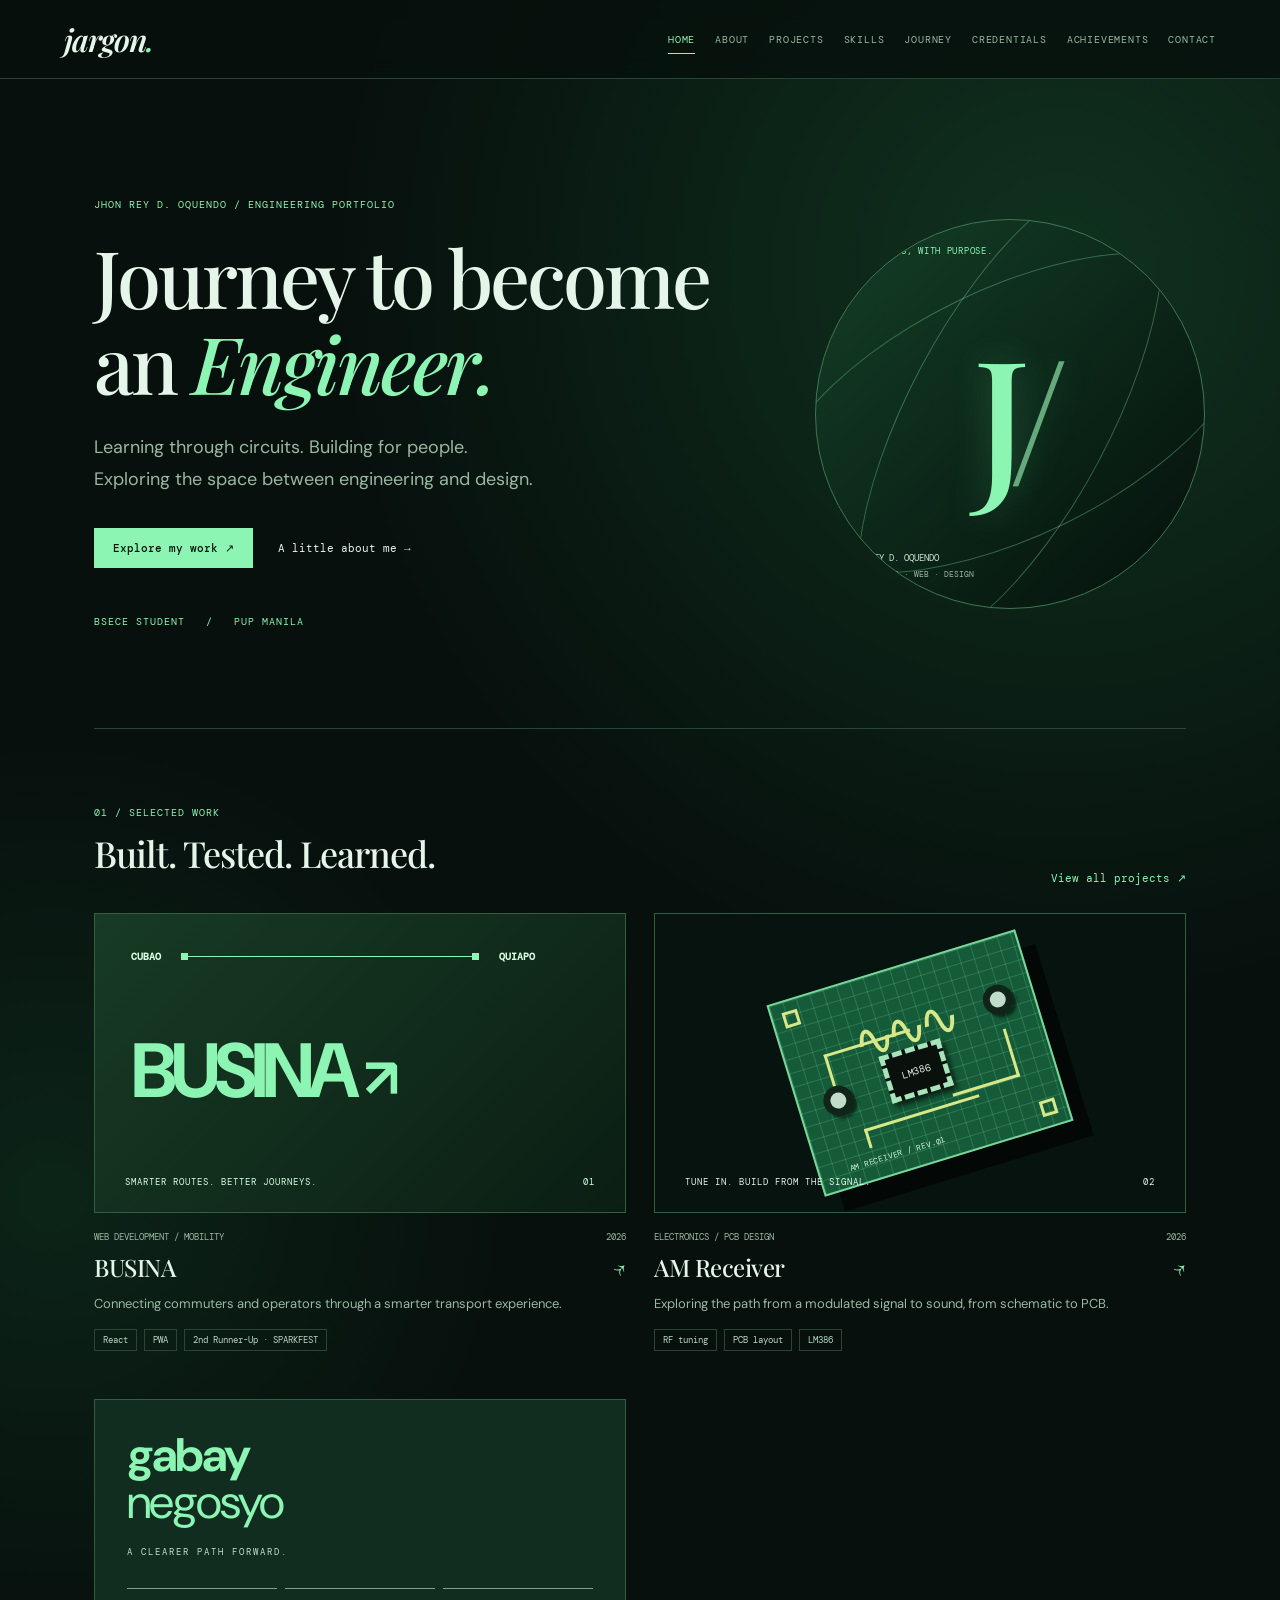
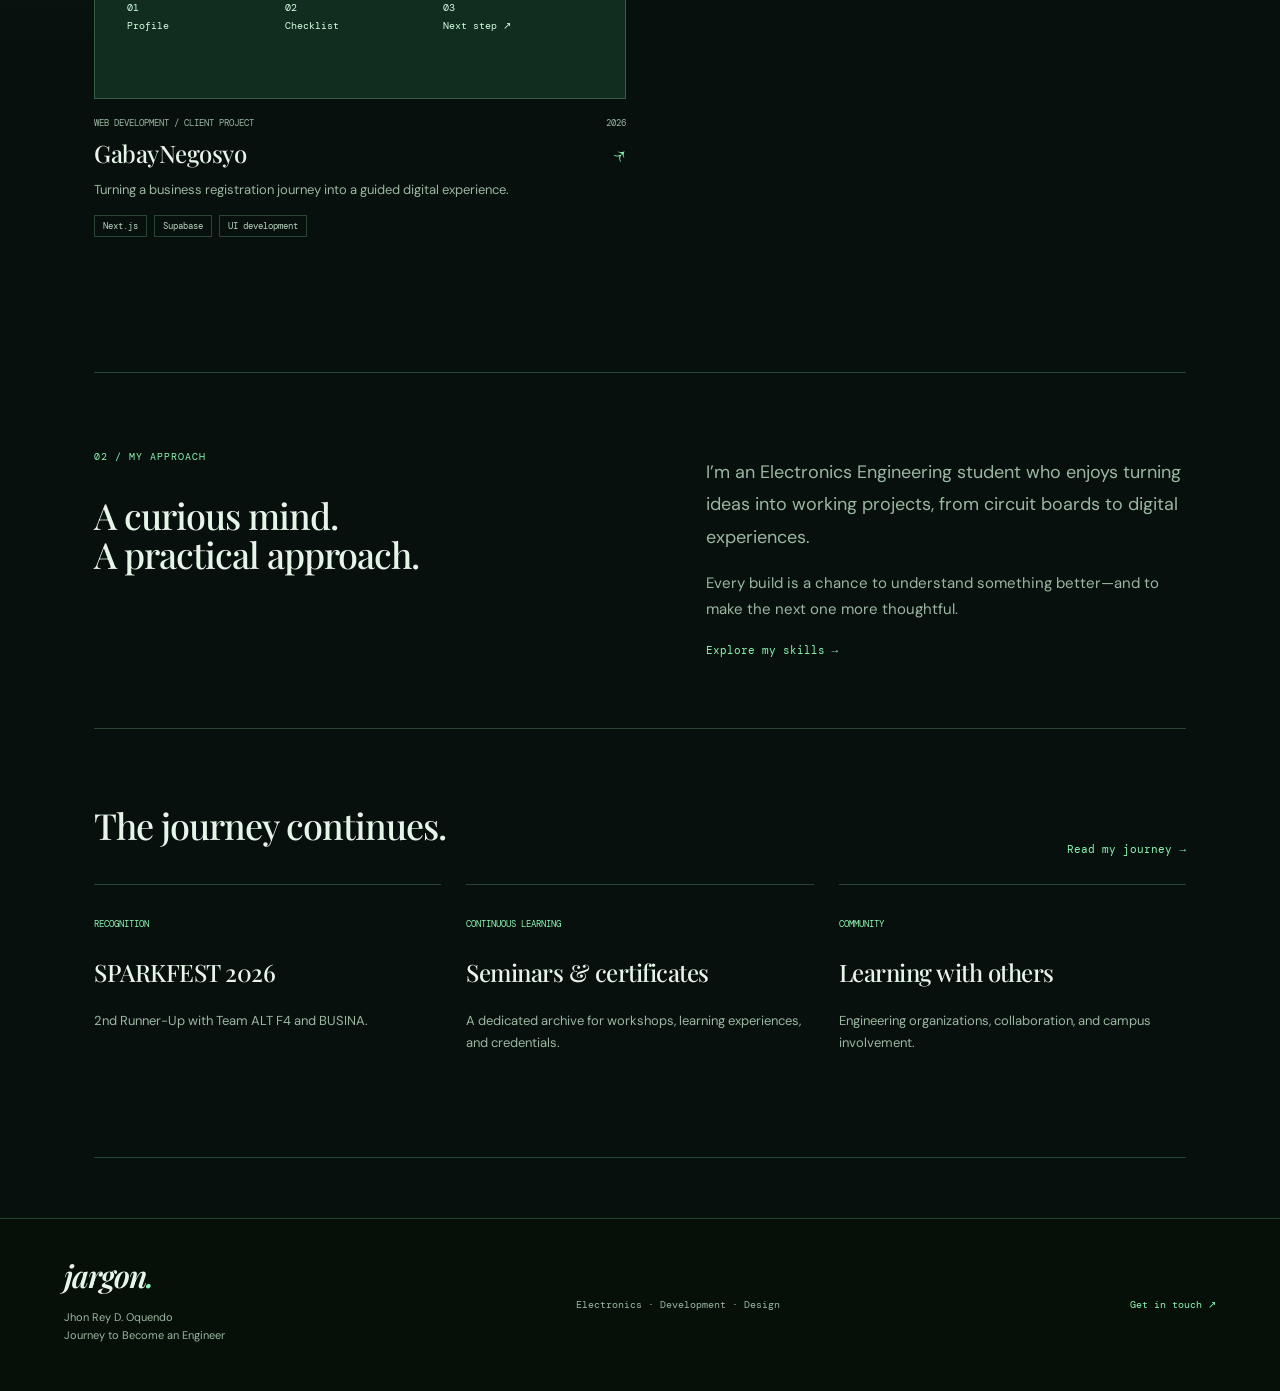
<file: index.html>
<!doctype html><html lang="en"><head><meta charset="utf-8"><meta name="viewport" content="width=device-width,initial-scale=1"><title>Home · Jargon: Jhon Rey D. Oquendo</title><meta name="description" content="Jhon Rey D. Oquendo — Journey to Become an Engineer. Electronics, web development, and visual design."><link rel="icon" href="favicon.svg" type="image/svg+xml"><meta name="theme-color" content="#f8f8f3"><link rel="stylesheet" href="style.css"></head><body data-project=""><a class="skip" href="#main">Skip to content</a><header><a class="brand" href="index.html">jargon<span>.</span></a><button class="menu" aria-expanded="false" aria-controls="navigation">Menu +</button><nav id="navigation" aria-label="Main navigation"><a href="index.html" aria-current="page">Home</a><a href="about.html" >About</a><a href="projects.html" >Projects</a><a href="skills.html" >Skills</a><a href="journey.html" >Journey</a><a href="credentials.html" >Credentials</a><a href="achievements.html" >Achievements</a><a href="contact.html" >Contact</a></nav></header><main id="main"><section class="hero"><div><p class="eyebrow">JHON REY D. OQUENDO / ENGINEERING PORTFOLIO</p><h1>Journey to become<br>an <em>Engineer.</em></h1><p class="lead">Learning through circuits. Building for people.<br>Exploring the space between engineering and design.</p><div class="actions"><a class="button" href="projects.html">Explore my work ↗</a><a href="about.html">A little about me →</a></div><p class="micro">BSECE STUDENT &nbsp; / &nbsp; PUP MANILA</p></div><div class="identity-art"><span class="corner">IN PROGRESS, WITH PURPOSE.</span><strong>J<span>/</span></strong><div class="art-bottom">JHON REY D. OQUENDO<br><small>ELECTRONICS · WEB · DESIGN</small></div></div></section><section><div class="section-head"><div><p class="eyebrow">01 / SELECTED WORK</p><h2>Built. Tested. Learned.</h2></div><a href="projects.html">View all projects ↗</a></div><div class="projects"><article class="project" data-category="software"><a class="project-visual busina" href="busina.html" aria-label="Read about BUSINA"><div class="route"><b>CUBAO</b><span></span><b>QUIAPO</b></div><div class="busina-word">BUSINA<span>↗</span></div><div class="visual-footer">SMARTER ROUTES. BETTER JOURNEYS.<span>01</span></div></a><div class="project-meta"><span>WEB DEVELOPMENT / MOBILITY</span><span>2026</span></div><h3><a href="busina.html">BUSINA <span>↗</span></a></h3><p>Connecting commuters and operators through a smarter transport experience.</p><div class="tags"><span>React</span><span>PWA</span><span>2nd Runner-Up · SPARKFEST</span></div></article><article class="project" data-category="hardware"><a class="project-visual receiver" href="receiver.html" aria-label="Read about AM receiver"><div class="pcb"><span class="trace t1"></span><span class="trace t2"></span><span class="trace t3"></span><div class="chip">LM386</div><div class="coil">∿∿∿</div><b class="cap c1"></b><b class="cap c2"></b><span class="pcb-label">AM RECEIVER / REV.01</span></div><div class="visual-footer">TUNE IN. BUILD FROM THE SIGNAL.<span>02</span></div></a><div class="project-meta"><span>ELECTRONICS / PCB DESIGN</span><span>2026</span></div><h3><a href="receiver.html">AM Receiver <span>↗</span></a></h3><p>Exploring the path from a modulated signal to sound, from schematic to PCB.</p><div class="tags"><span>RF tuning</span><span>PCB layout</span><span>LM386</span></div></article><article class="project" data-category="software"><a class="project-visual gabay" href="gabay.html" aria-label="Read about GabayNegosyo"><div class="gabay-logo">gabay<span>negosyo</span><small>A CLEARER PATH FORWARD.</small></div><div class="steps"><span>01<br>Profile</span><span>02<br>Checklist</span><span>03<br>Next step ↗</span></div></a><div class="project-meta"><span>WEB DEVELOPMENT / CLIENT PROJECT</span><span>2026</span></div><h3><a href="gabay.html">GabayNegosyo <span>↗</span></a></h3><p>Turning a business registration journey into a guided digital experience.</p><div class="tags"><span>Next.js</span><span>Supabase</span><span>UI development</span></div></article></div></section><section class="split"><div><p class="eyebrow">02 / MY APPROACH</p><h2>A curious mind.<br>A practical approach.</h2></div><div><p class="lead">I’m an Electronics Engineering student who enjoys turning ideas into working projects, from circuit boards to digital experiences.</p><p>Every build is a chance to understand something better—and to make the next one more thoughtful.</p><a class="inline" href="skills.html">Explore my skills →</a></div></section><section><div class="section-head"><h2>The journey continues.</h2><a href="journey.html">Read my journey →</a></div><div class="three"><a class="tile" href="achievements.html"><span>RECOGNITION</span><h3>SPARKFEST 2026</h3><p>2nd Runner-Up with Team ALT F4 and BUSINA.</p></a><a class="tile" href="credentials.html"><span>CONTINUOUS LEARNING</span><h3>Seminars & certificates</h3><p>A dedicated archive for workshops, learning experiences, and credentials.</p></a><a class="tile" href="about.html"><span>COMMUNITY</span><h3>Learning with others</h3><p>Engineering organizations, collaboration, and campus involvement.</p></a></div></section></main><footer><div><a class="brand" href="index.html">jargon<span>.</span></a><p>Jhon Rey D. Oquendo<br>Journey to Become an Engineer</p></div><span>Electronics · Development · Design</span><a href="contact.html">Get in touch ↗</a></footer><script src="app.js"></script></body></html>
</file>
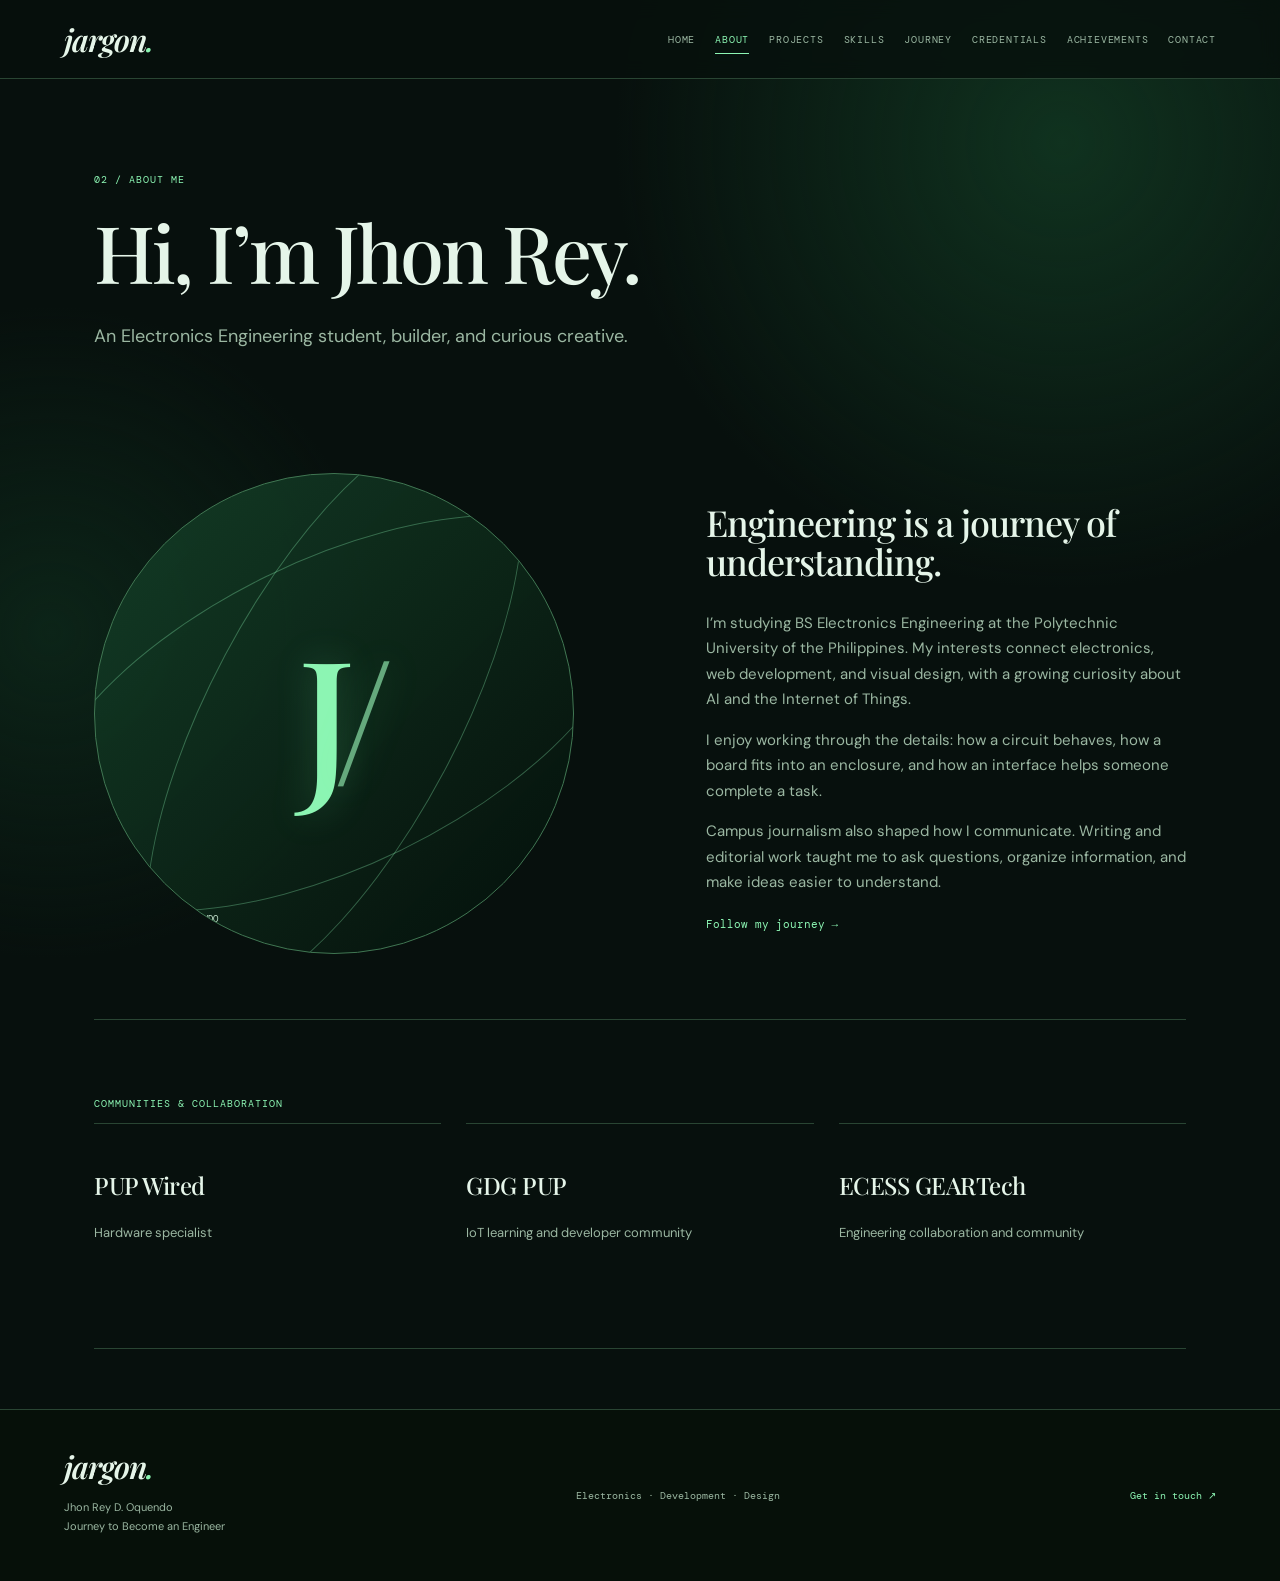
<file: about.html>
<!doctype html><html lang="en"><head><meta charset="utf-8"><meta name="viewport" content="width=device-width,initial-scale=1"><title>About · Jargon: Jhon Rey D. Oquendo</title><meta name="description" content="Jhon Rey D. Oquendo — Journey to Become an Engineer. Electronics, web development, and visual design."><link rel="icon" href="favicon.svg" type="image/svg+xml"><meta name="theme-color" content="#f8f8f3"><link rel="stylesheet" href="style.css"></head><body data-project=""><a class="skip" href="#main">Skip to content</a><header><a class="brand" href="index.html">jargon<span>.</span></a><button class="menu" aria-expanded="false" aria-controls="navigation">Menu +</button><nav id="navigation" aria-label="Main navigation"><a href="index.html" >Home</a><a href="about.html" aria-current="page">About</a><a href="projects.html" >Projects</a><a href="skills.html" >Skills</a><a href="journey.html" >Journey</a><a href="credentials.html" >Credentials</a><a href="achievements.html" >Achievements</a><a href="contact.html" >Contact</a></nav></header><main id="main"><div class="page-heading"><p class="eyebrow">02 / ABOUT ME</p><h1>Hi, I’m Jhon Rey.</h1><p class="lead">An Electronics Engineering student, builder, and curious creative.</p></div><section class="split"><div class="identity-art"><strong>J<span>/</span></strong><div class="art-bottom">JHON REY D. OQUENDO</div></div><div><h2>Engineering is a journey of understanding.</h2><p>I’m studying BS Electronics Engineering at the Polytechnic University of the Philippines. My interests connect electronics, web development, and visual design, with a growing curiosity about AI and the Internet of Things.</p><p>I enjoy working through the details: how a circuit behaves, how a board fits into an enclosure, and how an interface helps someone complete a task.</p><p>Campus journalism also shaped how I communicate. Writing and editorial work taught me to ask questions, organize information, and make ideas easier to understand.</p><a class="inline" href="journey.html">Follow my journey →</a></div></section><section><p class="eyebrow">COMMUNITIES & COLLABORATION</p><div class="three"><div class="tile"><h3>PUP Wired</h3><p>Hardware specialist</p></div><div class="tile"><h3>GDG PUP</h3><p>IoT learning and developer community</p></div><div class="tile"><h3>ECESS GEARTech</h3><p>Engineering collaboration and community</p></div></div></section></main><footer><div><a class="brand" href="index.html">jargon<span>.</span></a><p>Jhon Rey D. Oquendo<br>Journey to Become an Engineer</p></div><span>Electronics · Development · Design</span><a href="contact.html">Get in touch ↗</a></footer><script src="app.js"></script></body></html>
</file>
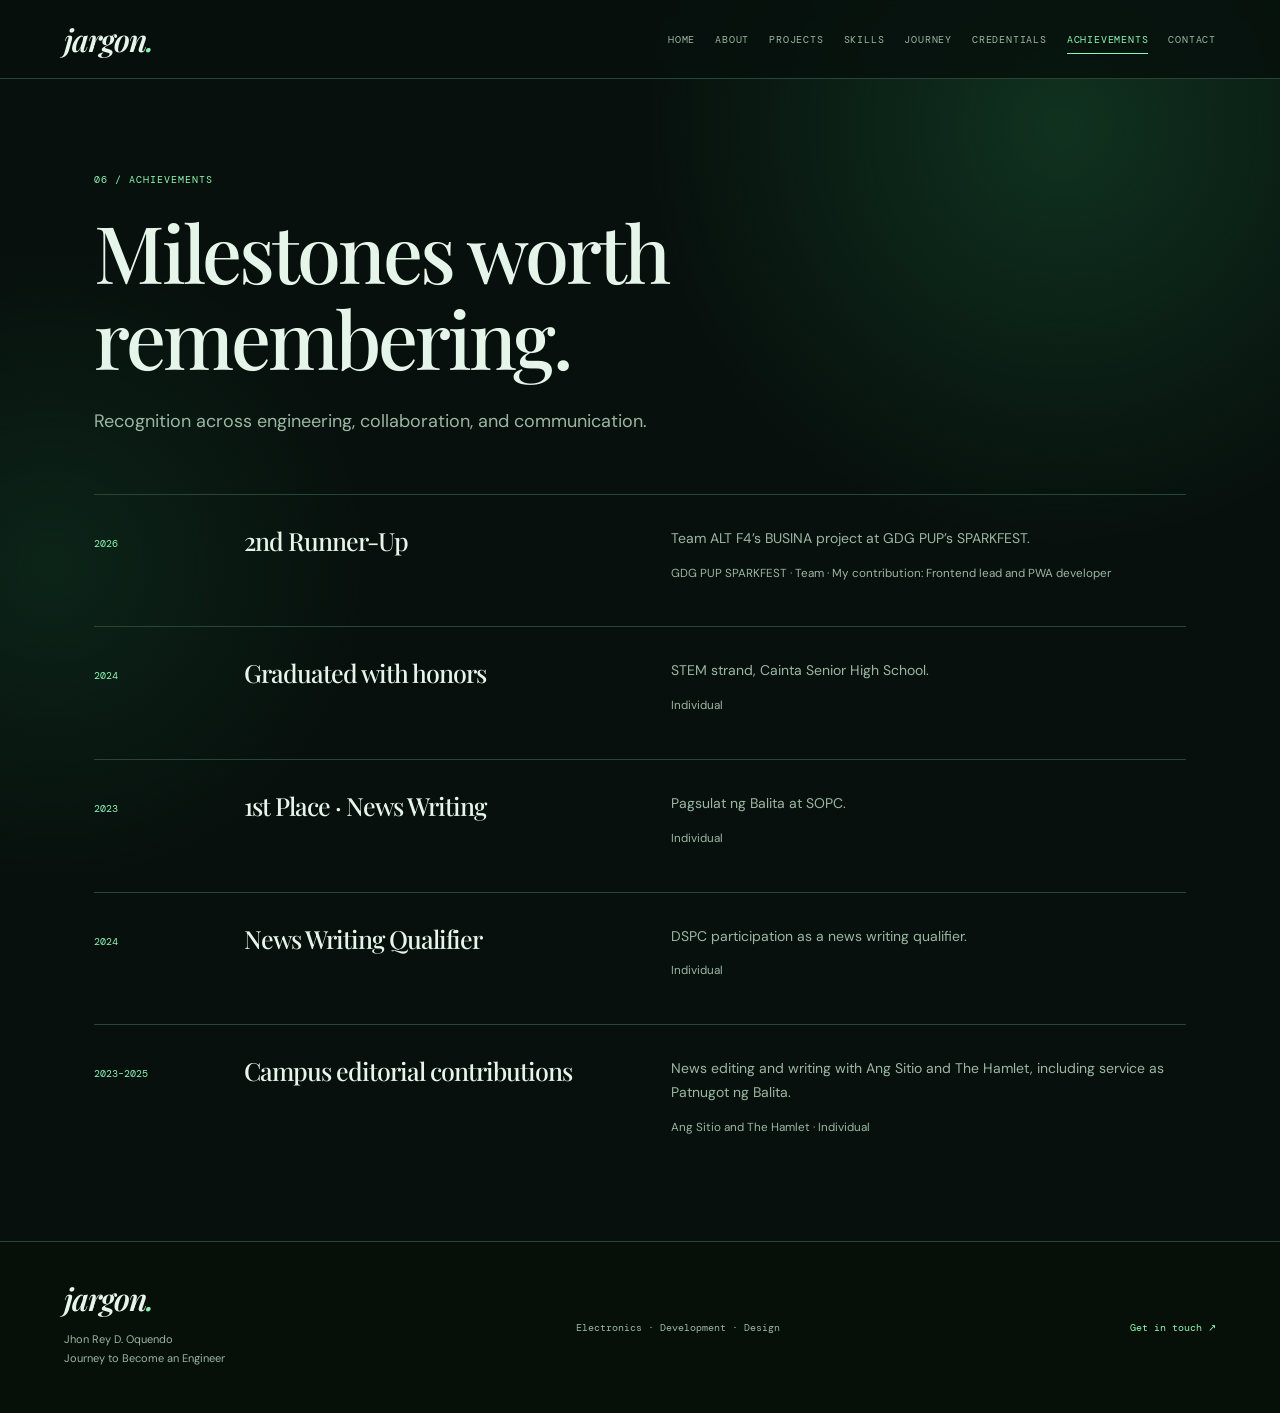
<file: achievements.html>
<!doctype html><html lang="en"><head><meta charset="utf-8"><meta name="viewport" content="width=device-width,initial-scale=1"><title>Achievements · Jargon: Jhon Rey D. Oquendo</title><meta name="description" content="Jhon Rey D. Oquendo — Journey to Become an Engineer. Electronics, web development, and visual design."><link rel="icon" href="favicon.svg" type="image/svg+xml"><meta name="theme-color" content="#f8f8f3"><link rel="stylesheet" href="style.css"></head><body data-project=""><a class="skip" href="#main">Skip to content</a><header><a class="brand" href="index.html">jargon<span>.</span></a><button class="menu" aria-expanded="false" aria-controls="navigation">Menu +</button><nav id="navigation" aria-label="Main navigation"><a href="index.html" >Home</a><a href="about.html" >About</a><a href="projects.html" >Projects</a><a href="skills.html" >Skills</a><a href="journey.html" >Journey</a><a href="credentials.html" >Credentials</a><a href="achievements.html" aria-current="page">Achievements</a><a href="contact.html" >Contact</a></nav></header><main id="main"><div class="page-heading"><p class="eyebrow">06 / ACHIEVEMENTS</p><h1>Milestones worth remembering.</h1><p class="lead">Recognition across engineering, collaboration, and communication.</p></div><!--AWARDS:START--><div class="row"><span>2026</span><h2>2nd Runner-Up</h2><div><p>Team ALT F4’s BUSINA project at GDG PUP’s SPARKFEST.</p><p><small>GDG PUP SPARKFEST · Team · My contribution: Frontend lead and PWA developer</small></p></div></div><div class="row"><span>2024</span><h2>Graduated with honors</h2><div><p>STEM strand, Cainta Senior High School.</p><p><small>Individual</small></p></div></div><div class="row"><span>2023</span><h2>1st Place · News Writing</h2><div><p>Pagsulat ng Balita at SOPC.</p><p><small>Individual</small></p></div></div><div class="row"><span>2024</span><h2>News Writing Qualifier</h2><div><p>DSPC participation as a news writing qualifier.</p><p><small>Individual</small></p></div></div><div class="row"><span>2023–2025</span><h2>Campus editorial contributions</h2><div><p>News editing and writing with Ang Sitio and The Hamlet, including service as Patnugot ng Balita.</p><p><small>Ang Sitio and The Hamlet · Individual</small></p></div></div><!--AWARDS:END--></main><footer><div><a class="brand" href="index.html">jargon<span>.</span></a><p>Jhon Rey D. Oquendo<br>Journey to Become an Engineer</p></div><span>Electronics · Development · Design</span><a href="contact.html">Get in touch ↗</a></footer><script src="app.js"></script></body></html>
</file>
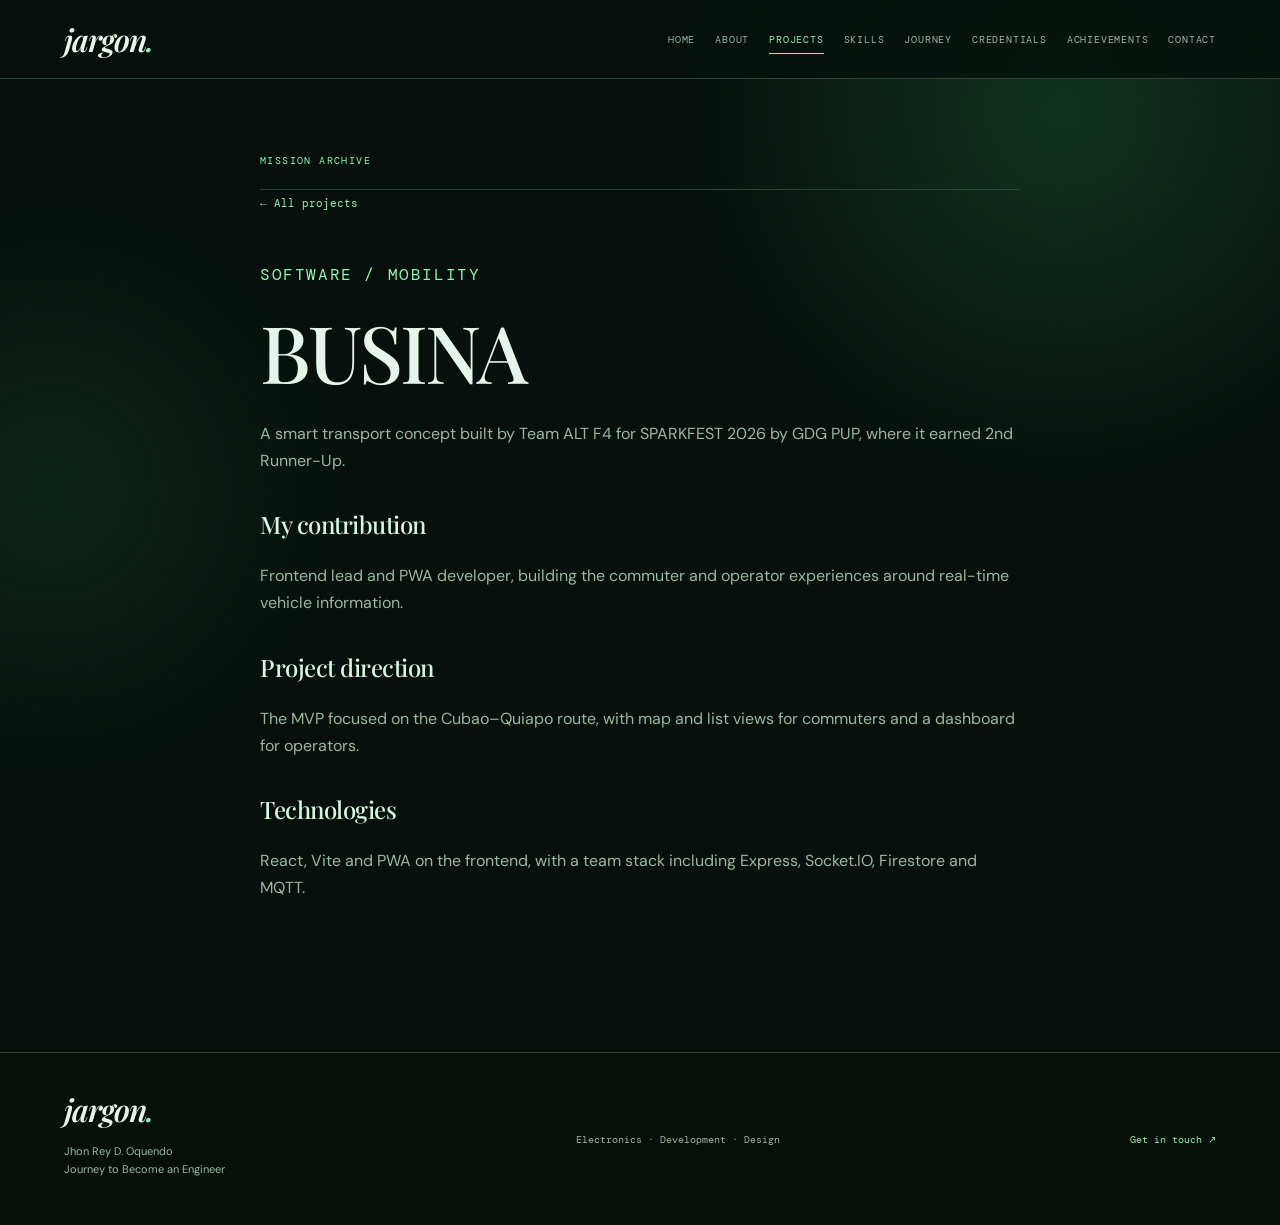
<file: busina.html>
<!doctype html><html lang="en"><head><meta charset="utf-8"><meta name="viewport" content="width=device-width,initial-scale=1"><title>Projects · Jargon: Jhon Rey D. Oquendo</title><meta name="description" content="Jhon Rey D. Oquendo — Journey to Become an Engineer. Electronics, web development, and visual design."><link rel="icon" href="favicon.svg" type="image/svg+xml"><meta name="theme-color" content="#f8f8f3"><link rel="stylesheet" href="style.css"></head><body data-project="busina"><a class="skip" href="#main">Skip to content</a><header><a class="brand" href="index.html">jargon<span>.</span></a><button class="menu" aria-expanded="false" aria-controls="navigation">Menu +</button><nav id="navigation" aria-label="Main navigation"><a href="index.html" >Home</a><a href="about.html" >About</a><a href="projects.html" aria-current="page">Projects</a><a href="skills.html" >Skills</a><a href="journey.html" >Journey</a><a href="credentials.html" >Credentials</a><a href="achievements.html" >Achievements</a><a href="contact.html" >Contact</a></nav></header><main id="main"><div class="case"><a class="inline" href="projects.html">← All projects</a><p class="eyebrow" id="case-category"></p><h1 id="case-title"></h1><div id="case-body"></div></div></main><footer><div><a class="brand" href="index.html">jargon<span>.</span></a><p>Jhon Rey D. Oquendo<br>Journey to Become an Engineer</p></div><span>Electronics · Development · Design</span><a href="contact.html">Get in touch ↗</a></footer><script src="app.js"></script><script src="cases.js"></script></body></html>
</file>
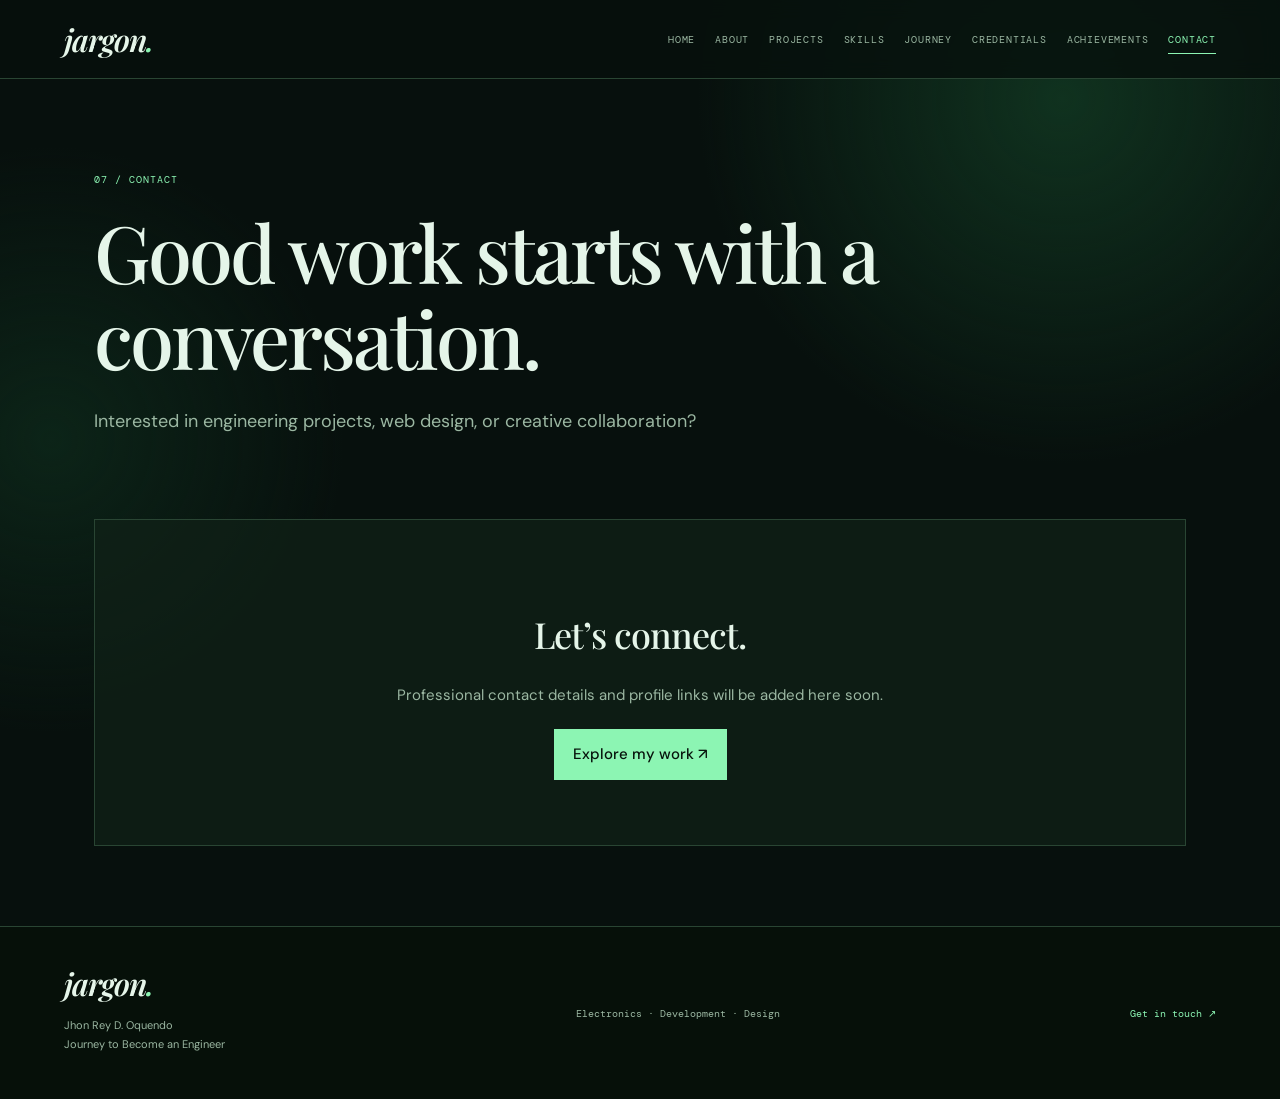
<file: contact.html>
<!doctype html><html lang="en"><head><meta charset="utf-8"><meta name="viewport" content="width=device-width,initial-scale=1"><title>Contact · Jargon: Jhon Rey D. Oquendo</title><meta name="description" content="Jhon Rey D. Oquendo — Journey to Become an Engineer. Electronics, web development, and visual design."><link rel="icon" href="favicon.svg" type="image/svg+xml"><meta name="theme-color" content="#f8f8f3"><link rel="stylesheet" href="style.css"></head><body data-project=""><a class="skip" href="#main">Skip to content</a><header><a class="brand" href="index.html">jargon<span>.</span></a><button class="menu" aria-expanded="false" aria-controls="navigation">Menu +</button><nav id="navigation" aria-label="Main navigation"><a href="index.html" >Home</a><a href="about.html" >About</a><a href="projects.html" >Projects</a><a href="skills.html" >Skills</a><a href="journey.html" >Journey</a><a href="credentials.html" >Credentials</a><a href="achievements.html" >Achievements</a><a href="contact.html" aria-current="page">Contact</a></nav></header><main id="main"><div class="page-heading"><p class="eyebrow">07 / CONTACT</p><h1>Good work starts with a conversation.</h1><p class="lead">Interested in engineering projects, web design, or creative collaboration?</p></div><!--CONTACT:START--><div class="empty"><h2>Let’s connect.</h2><p>Professional contact details and profile links will be added here soon.</p><a class="button" href="projects.html">Explore my work ↗</a></div><!--CONTACT:END--></main><footer><div><a class="brand" href="index.html">jargon<span>.</span></a><p>Jhon Rey D. Oquendo<br>Journey to Become an Engineer</p></div><span>Electronics · Development · Design</span><a href="contact.html">Get in touch ↗</a></footer><script src="app.js"></script></body></html>
</file>
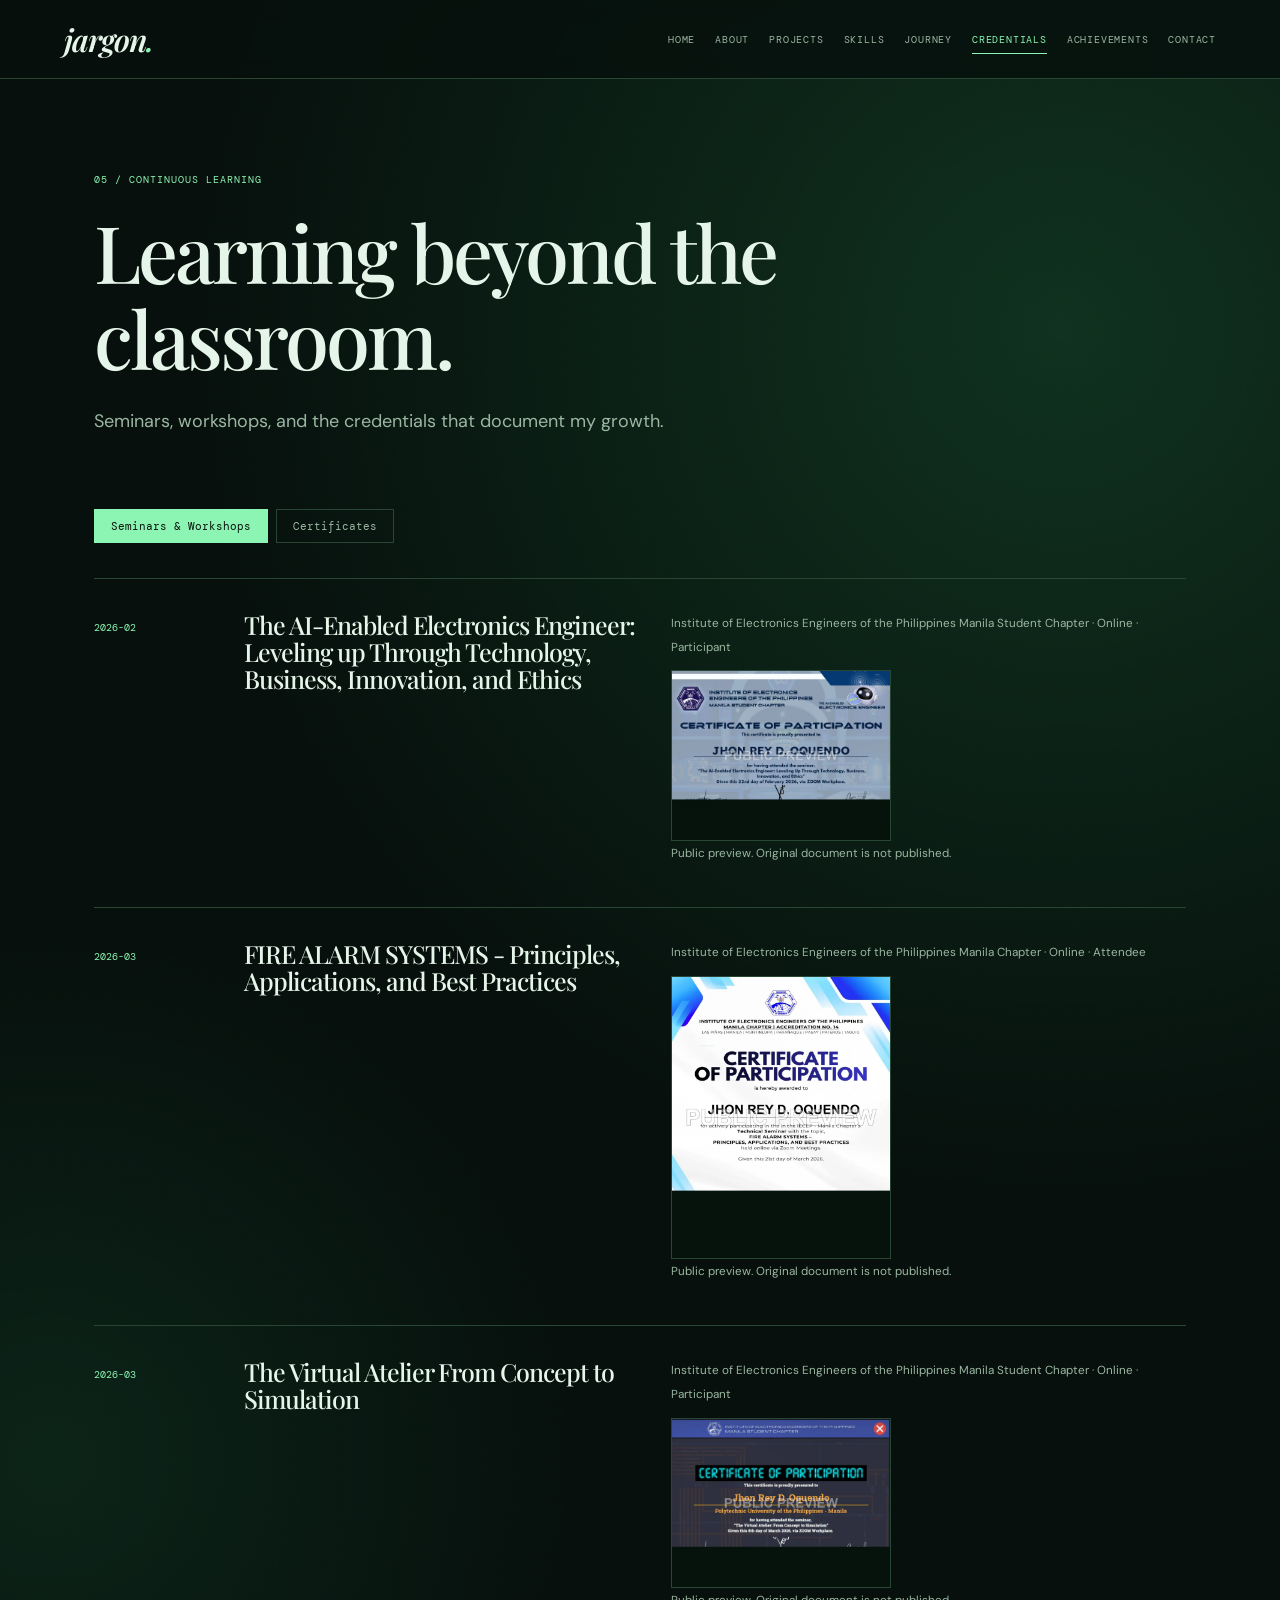
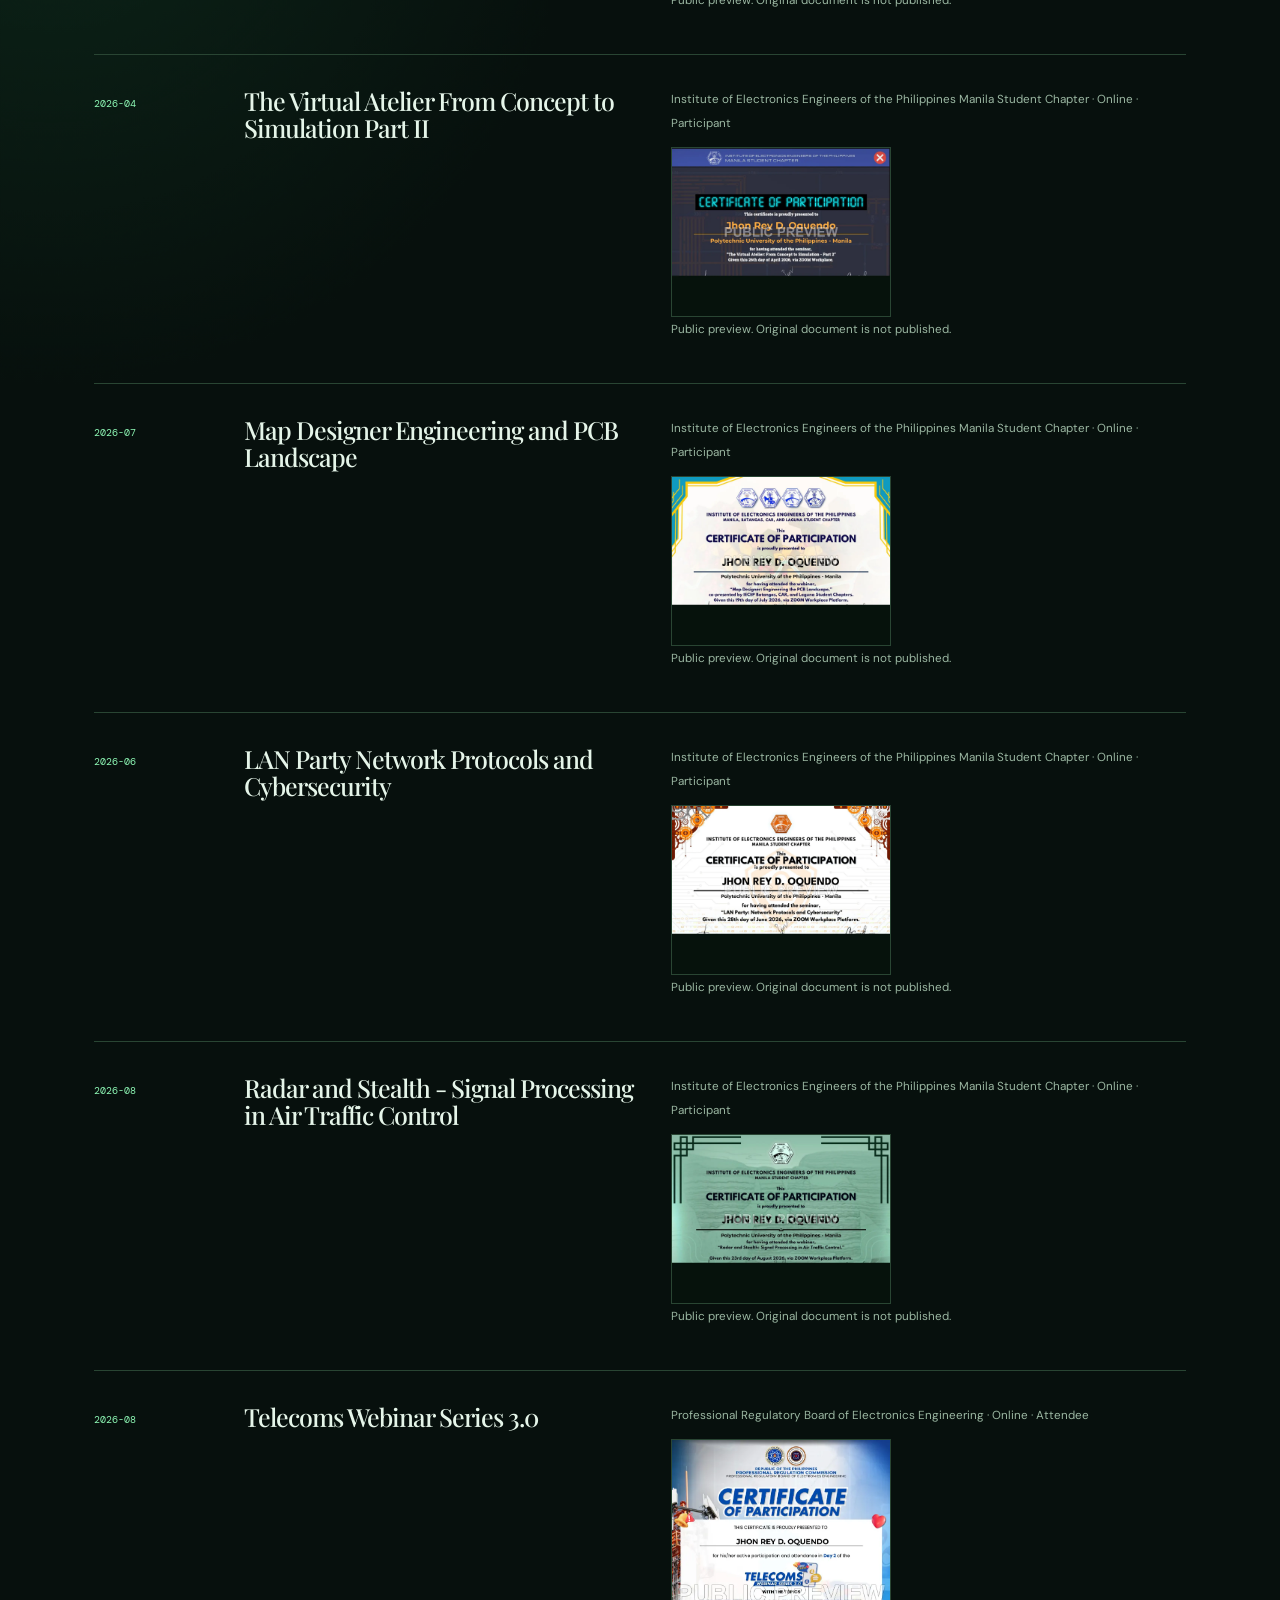
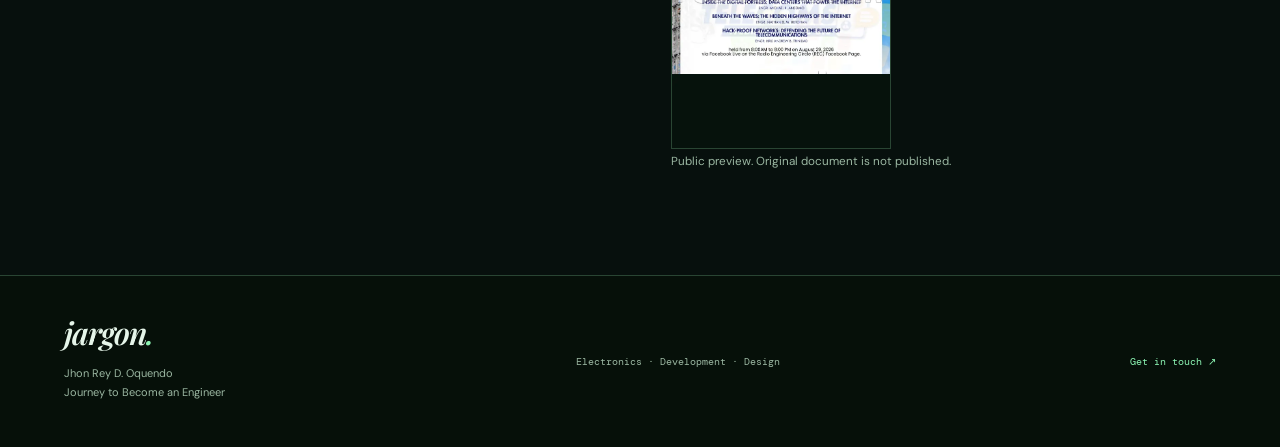
<file: credentials.html>
<!doctype html><html lang="en"><head><meta charset="utf-8"><meta name="viewport" content="width=device-width,initial-scale=1"><title>Credentials · Jargon: Jhon Rey D. Oquendo</title><meta name="description" content="Jhon Rey D. Oquendo — Journey to Become an Engineer. Electronics, web development, and visual design."><link rel="icon" href="favicon.svg" type="image/svg+xml"><meta name="theme-color" content="#f8f8f3"><link rel="stylesheet" href="style.css"></head><body data-project=""><a class="skip" href="#main">Skip to content</a><header><a class="brand" href="index.html">jargon<span>.</span></a><button class="menu" aria-expanded="false" aria-controls="navigation">Menu +</button><nav id="navigation" aria-label="Main navigation"><a href="index.html" >Home</a><a href="about.html" >About</a><a href="projects.html" >Projects</a><a href="skills.html" >Skills</a><a href="journey.html" >Journey</a><a href="credentials.html" aria-current="page">Credentials</a><a href="achievements.html" >Achievements</a><a href="contact.html" >Contact</a></nav></header><main id="main"><div class="page-heading"><p class="eyebrow">05 / CONTINUOUS LEARNING</p><h1>Learning beyond the classroom.</h1><p class="lead">Seminars, workshops, and the credentials that document my growth.</p></div><div class="filters" role="tablist" aria-label="Credential collection"><button role="tab" aria-selected="true" aria-controls="seminars" id="seminars-tab" data-tab="seminars" class="active">Seminars & Workshops</button><button role="tab" aria-selected="false" aria-controls="certificates" id="certificates-tab" data-tab="certificates" tabindex="-1">Certificates</button></div><section class="panel" id="seminars" role="tabpanel" aria-labelledby="seminars-tab"><!--SEMINARS:START--><div class="row"><span>2026-02</span><h2>The AI-Enabled Electronics Engineer: Leveling up Through Technology, Business, Innovation, and Ethics</h2><div><p><small>Institute of Electronics Engineers of the Philippines Manila Student Chapter · Online · Participant</small></p><img class="thumb" loading="lazy" src="assets/certificate-previews/%5BThe%20AI-Enabled%20Electronics%20Engineer%5DJRDOquendo.webp" alt="Public preview for The AI-Enabled Electronics Engineer: Leveling up Through Technology, Business, Innovation, and Ethics"><p><small>Public preview. Original document is not published.</small></p></div></div><div class="row"><span>2026-03</span><h2>FIRE ALARM SYSTEMS - Principles, Applications, and Best Practices</h2><div><p><small>Institute of Electronics Engineers of the Philippines Manila Chapter · Online · Attendee</small></p><img class="thumb" loading="lazy" src="assets/certificate-previews/%5BFIRE%20ALARM%20SYSTEMS%20Principles%2C%20Applications%2C%20and%20Best%20Practices%5DJRDOquendo.webp" alt="Public preview for FIRE ALARM SYSTEMS - Principles, Applications, and Best Practices"><p><small>Public preview. Original document is not published.</small></p></div></div><div class="row"><span>2026-03</span><h2>The Virtual Atelier From Concept to Simulation</h2><div><p><small>Institute of Electronics Engineers of the Philippines Manila Student Chapter · Online · Participant</small></p><img class="thumb" loading="lazy" src="assets/certificate-previews/%5BThe%20Virtual%20Atelier%20Part%201%5DJRDOquendo.webp" alt="Public preview for The Virtual Atelier From Concept to Simulation"><p><small>Public preview. Original document is not published.</small></p></div></div><div class="row"><span>2026-04</span><h2>The Virtual Atelier From Concept to Simulation Part II</h2><div><p><small>Institute of Electronics Engineers of the Philippines Manila Student Chapter · Online · Participant</small></p><img class="thumb" loading="lazy" src="assets/certificate-previews/%5BThe%20Virtual%20Atelier%20From%20Concept%20to%20Simulation%20Part%20II%5DJRDOquendo.webp" alt="Public preview for The Virtual Atelier From Concept to Simulation Part II"><p><small>Public preview. Original document is not published.</small></p></div></div><div class="row"><span>2026-07</span><h2>Map Designer Engineering and PCB Landscape</h2><div><p><small>Institute of Electronics Engineers of the Philippines Manila Student Chapter · Online · Participant</small></p><img class="thumb" loading="lazy" src="assets/certificate-previews/%5BMap%20Designer%20Engineering%20and%20PCB%20Landscape%5DJRDOquendo.webp" alt="Public preview for Map Designer Engineering and PCB Landscape"><p><small>Public preview. Original document is not published.</small></p></div></div><div class="row"><span>2026-06</span><h2>LAN Party Network Protocols and Cybersecurity</h2><div><p><small>Institute of Electronics Engineers of the Philippines Manila Student Chapter · Online · Participant</small></p><img class="thumb" loading="lazy" src="assets/certificate-previews/%5BLAN%20Party%20Network%20Protocols%20and%20Cybersecurity%5DJRDOquendo.webp" alt="Public preview for LAN Party Network Protocols and Cybersecurity"><p><small>Public preview. Original document is not published.</small></p></div></div><div class="row"><span>2026-08</span><h2>Radar and Stealth - Signal Processing in Air Traffic Control</h2><div><p><small>Institute of Electronics Engineers of the Philippines Manila Student Chapter · Online · Participant</small></p><img class="thumb" loading="lazy" src="assets/certificate-previews/%5BRadar%20and%20Stealth%20-%20Signal%20Processing%20in%20Air%20Traffic%20Control%5DJRDOquendo.webp" alt="Public preview for Radar and Stealth - Signal Processing in Air Traffic Control"><p><small>Public preview. Original document is not published.</small></p></div></div><div class="row"><span>2026-08</span><h2>Telecoms Webinar Series 3.0</h2><div><p><small>Professional Regulatory Board of Electronics Engineering · Online · Attendee</small></p><img class="thumb" loading="lazy" src="assets/certificate-previews/%5BTelecoms%20Webinar%20Series%203.0%5DJRDOquendo.webp" alt="Public preview for Telecoms Webinar Series 3.0"><p><small>Public preview. Original document is not published.</small></p></div></div><!--SEMINARS:END--></section><section class="panel" id="certificates" role="tabpanel" aria-labelledby="certificates-tab" hidden><!--CERTS:START--><div class="empty"><span>CERTIFICATE ARCHIVE</span><h2>Milestones, documented.</h2><p>Certificates of attendance, completion, and recognition will be displayed here with their issuer and date.</p><small>Certificate files have not yet been added.</small></div><!--CERTS:END--></section></main><footer><div><a class="brand" href="index.html">jargon<span>.</span></a><p>Jhon Rey D. Oquendo<br>Journey to Become an Engineer</p></div><span>Electronics · Development · Design</span><a href="contact.html">Get in touch ↗</a></footer><script src="app.js"></script></body></html>
</file>
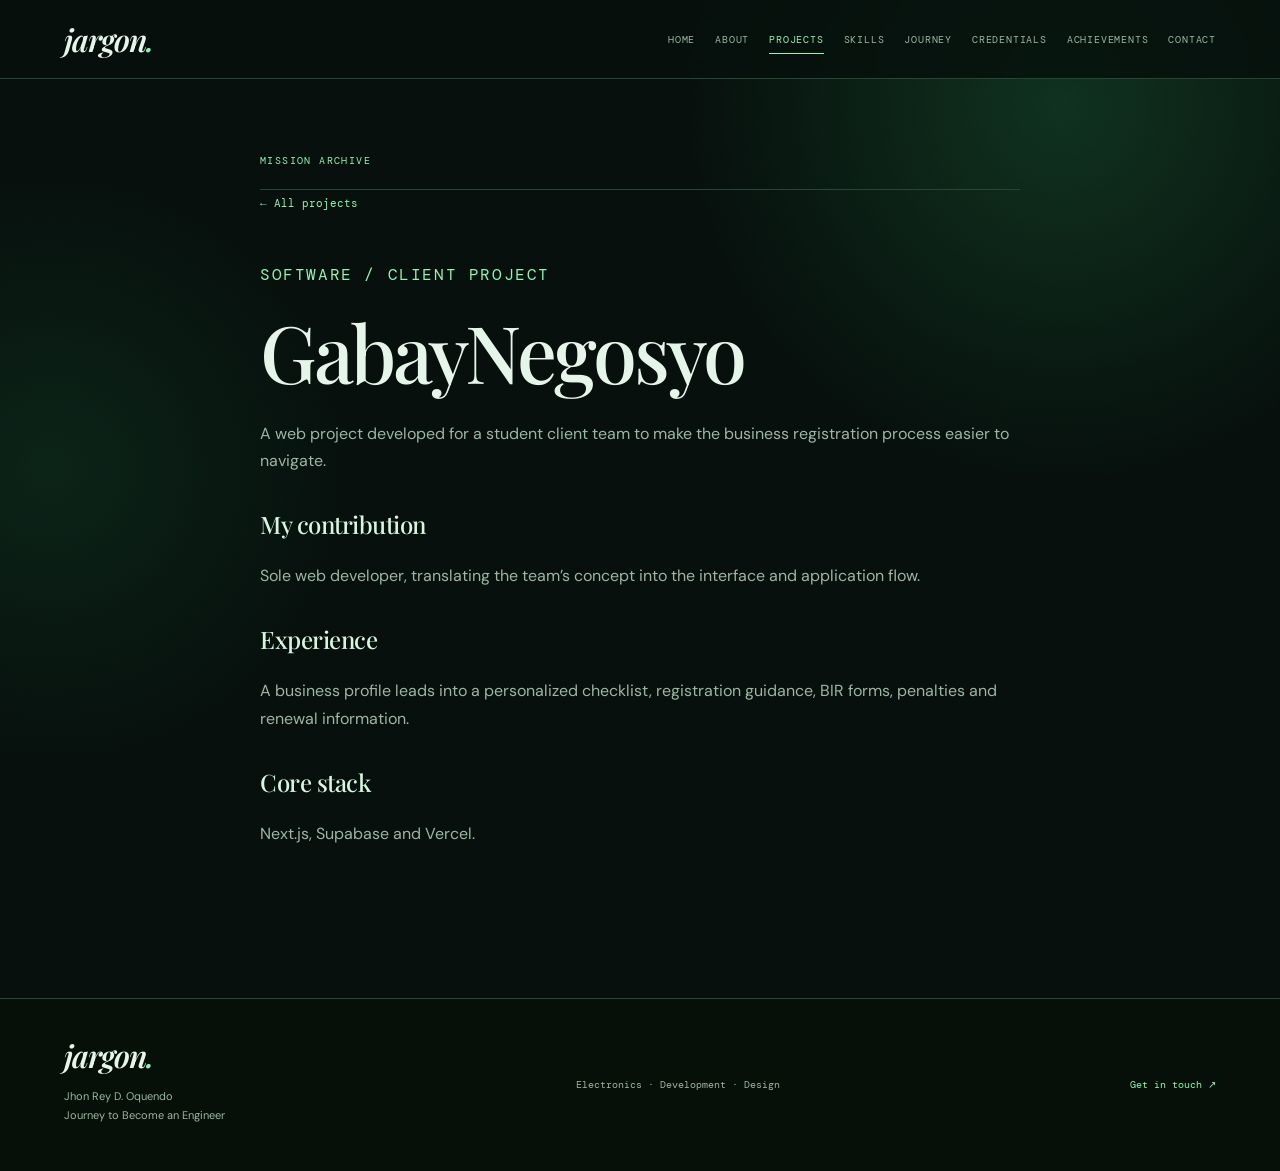
<file: gabay.html>
<!doctype html><html lang="en"><head><meta charset="utf-8"><meta name="viewport" content="width=device-width,initial-scale=1"><title>Projects · Jargon: Jhon Rey D. Oquendo</title><meta name="description" content="Jhon Rey D. Oquendo — Journey to Become an Engineer. Electronics, web development, and visual design."><link rel="icon" href="favicon.svg" type="image/svg+xml"><meta name="theme-color" content="#f8f8f3"><link rel="stylesheet" href="style.css"></head><body data-project="gabay"><a class="skip" href="#main">Skip to content</a><header><a class="brand" href="index.html">jargon<span>.</span></a><button class="menu" aria-expanded="false" aria-controls="navigation">Menu +</button><nav id="navigation" aria-label="Main navigation"><a href="index.html" >Home</a><a href="about.html" >About</a><a href="projects.html" aria-current="page">Projects</a><a href="skills.html" >Skills</a><a href="journey.html" >Journey</a><a href="credentials.html" >Credentials</a><a href="achievements.html" >Achievements</a><a href="contact.html" >Contact</a></nav></header><main id="main"><div class="case"><a class="inline" href="projects.html">← All projects</a><p class="eyebrow" id="case-category"></p><h1 id="case-title"></h1><div id="case-body"></div></div></main><footer><div><a class="brand" href="index.html">jargon<span>.</span></a><p>Jhon Rey D. Oquendo<br>Journey to Become an Engineer</p></div><span>Electronics · Development · Design</span><a href="contact.html">Get in touch ↗</a></footer><script src="app.js"></script><script src="cases.js"></script></body></html>
</file>
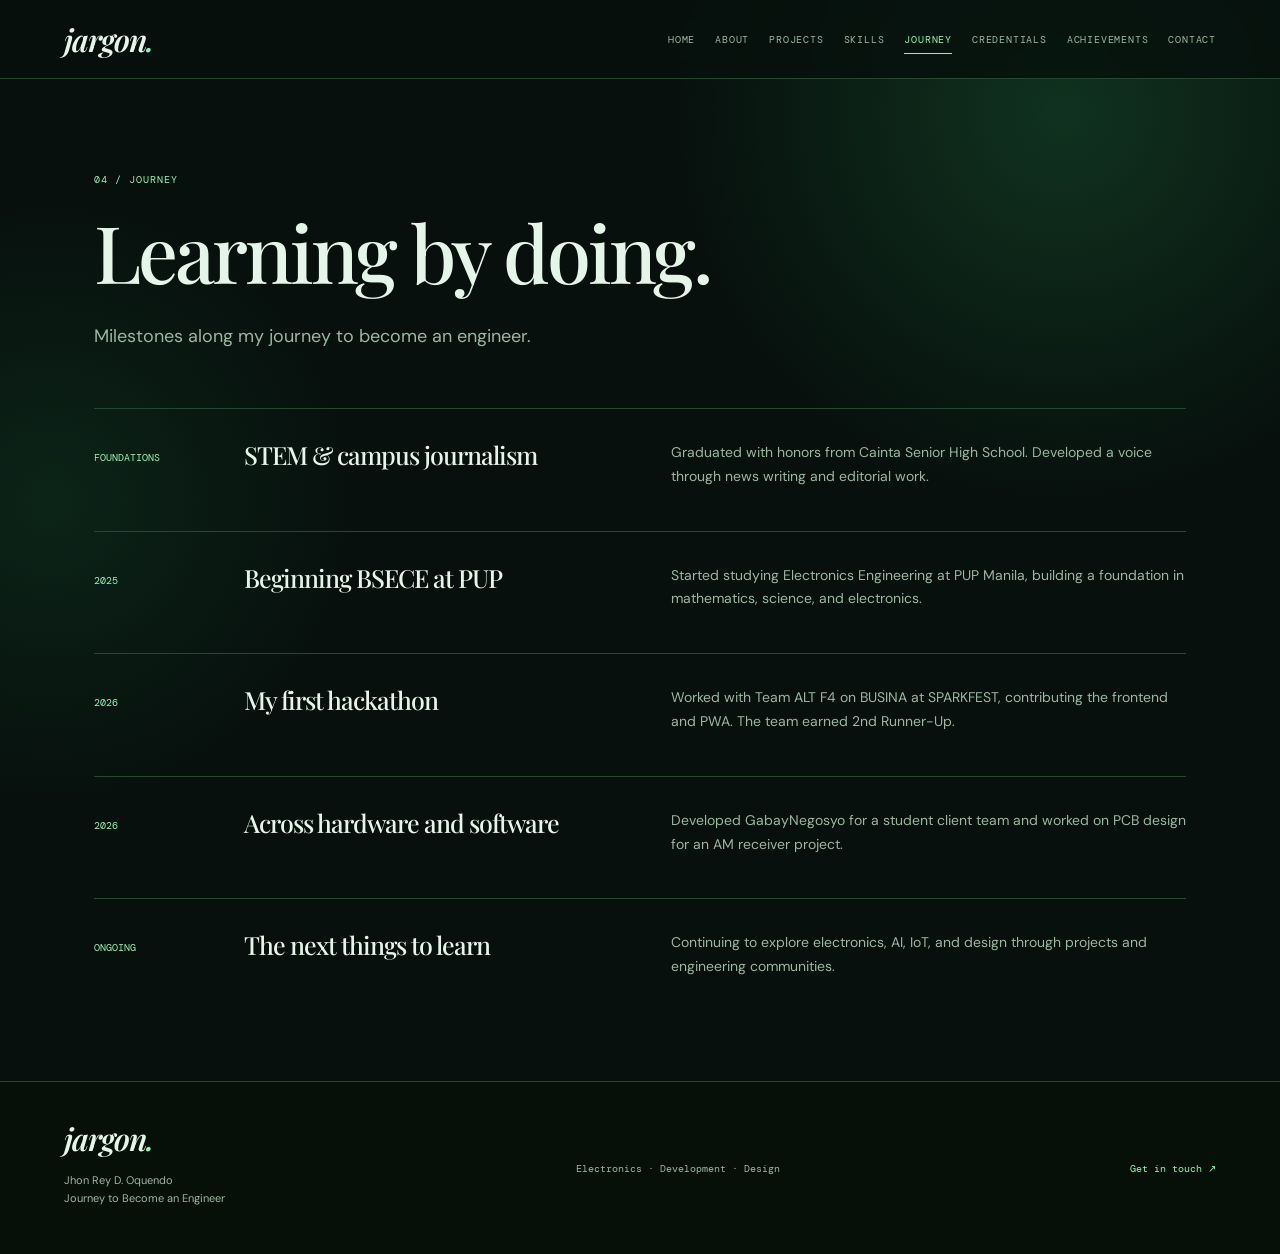
<file: journey.html>
<!doctype html><html lang="en"><head><meta charset="utf-8"><meta name="viewport" content="width=device-width,initial-scale=1"><title>Journey · Jargon: Jhon Rey D. Oquendo</title><meta name="description" content="Jhon Rey D. Oquendo — Journey to Become an Engineer. Electronics, web development, and visual design."><link rel="icon" href="favicon.svg" type="image/svg+xml"><meta name="theme-color" content="#f8f8f3"><link rel="stylesheet" href="style.css"></head><body data-project=""><a class="skip" href="#main">Skip to content</a><header><a class="brand" href="index.html">jargon<span>.</span></a><button class="menu" aria-expanded="false" aria-controls="navigation">Menu +</button><nav id="navigation" aria-label="Main navigation"><a href="index.html" >Home</a><a href="about.html" >About</a><a href="projects.html" >Projects</a><a href="skills.html" >Skills</a><a href="journey.html" aria-current="page">Journey</a><a href="credentials.html" >Credentials</a><a href="achievements.html" >Achievements</a><a href="contact.html" >Contact</a></nav></header><main id="main"><div class="page-heading"><p class="eyebrow">04 / JOURNEY</p><h1>Learning by doing.</h1><p class="lead">Milestones along my journey to become an engineer.</p></div><!--JOURNEY:START--><div class="row"><span>FOUNDATIONS</span><h2>STEM &amp; campus journalism</h2><div><p>Graduated with honors from Cainta Senior High School. Developed a voice through news writing and editorial work.</p></div></div><div class="row"><span>2025</span><h2>Beginning BSECE at PUP</h2><div><p>Started studying Electronics Engineering at PUP Manila, building a foundation in mathematics, science, and electronics.</p></div></div><div class="row"><span>2026</span><h2>My first hackathon</h2><div><p>Worked with Team ALT F4 on BUSINA at SPARKFEST, contributing the frontend and PWA. The team earned 2nd Runner-Up.</p></div></div><div class="row"><span>2026</span><h2>Across hardware and software</h2><div><p>Developed GabayNegosyo for a student client team and worked on PCB design for an AM receiver project.</p></div></div><div class="row"><span>ONGOING</span><h2>The next things to learn</h2><div><p>Continuing to explore electronics, AI, IoT, and design through projects and engineering communities.</p></div></div><!--JOURNEY:END--></main><footer><div><a class="brand" href="index.html">jargon<span>.</span></a><p>Jhon Rey D. Oquendo<br>Journey to Become an Engineer</p></div><span>Electronics · Development · Design</span><a href="contact.html">Get in touch ↗</a></footer><script src="app.js"></script></body></html>
</file>
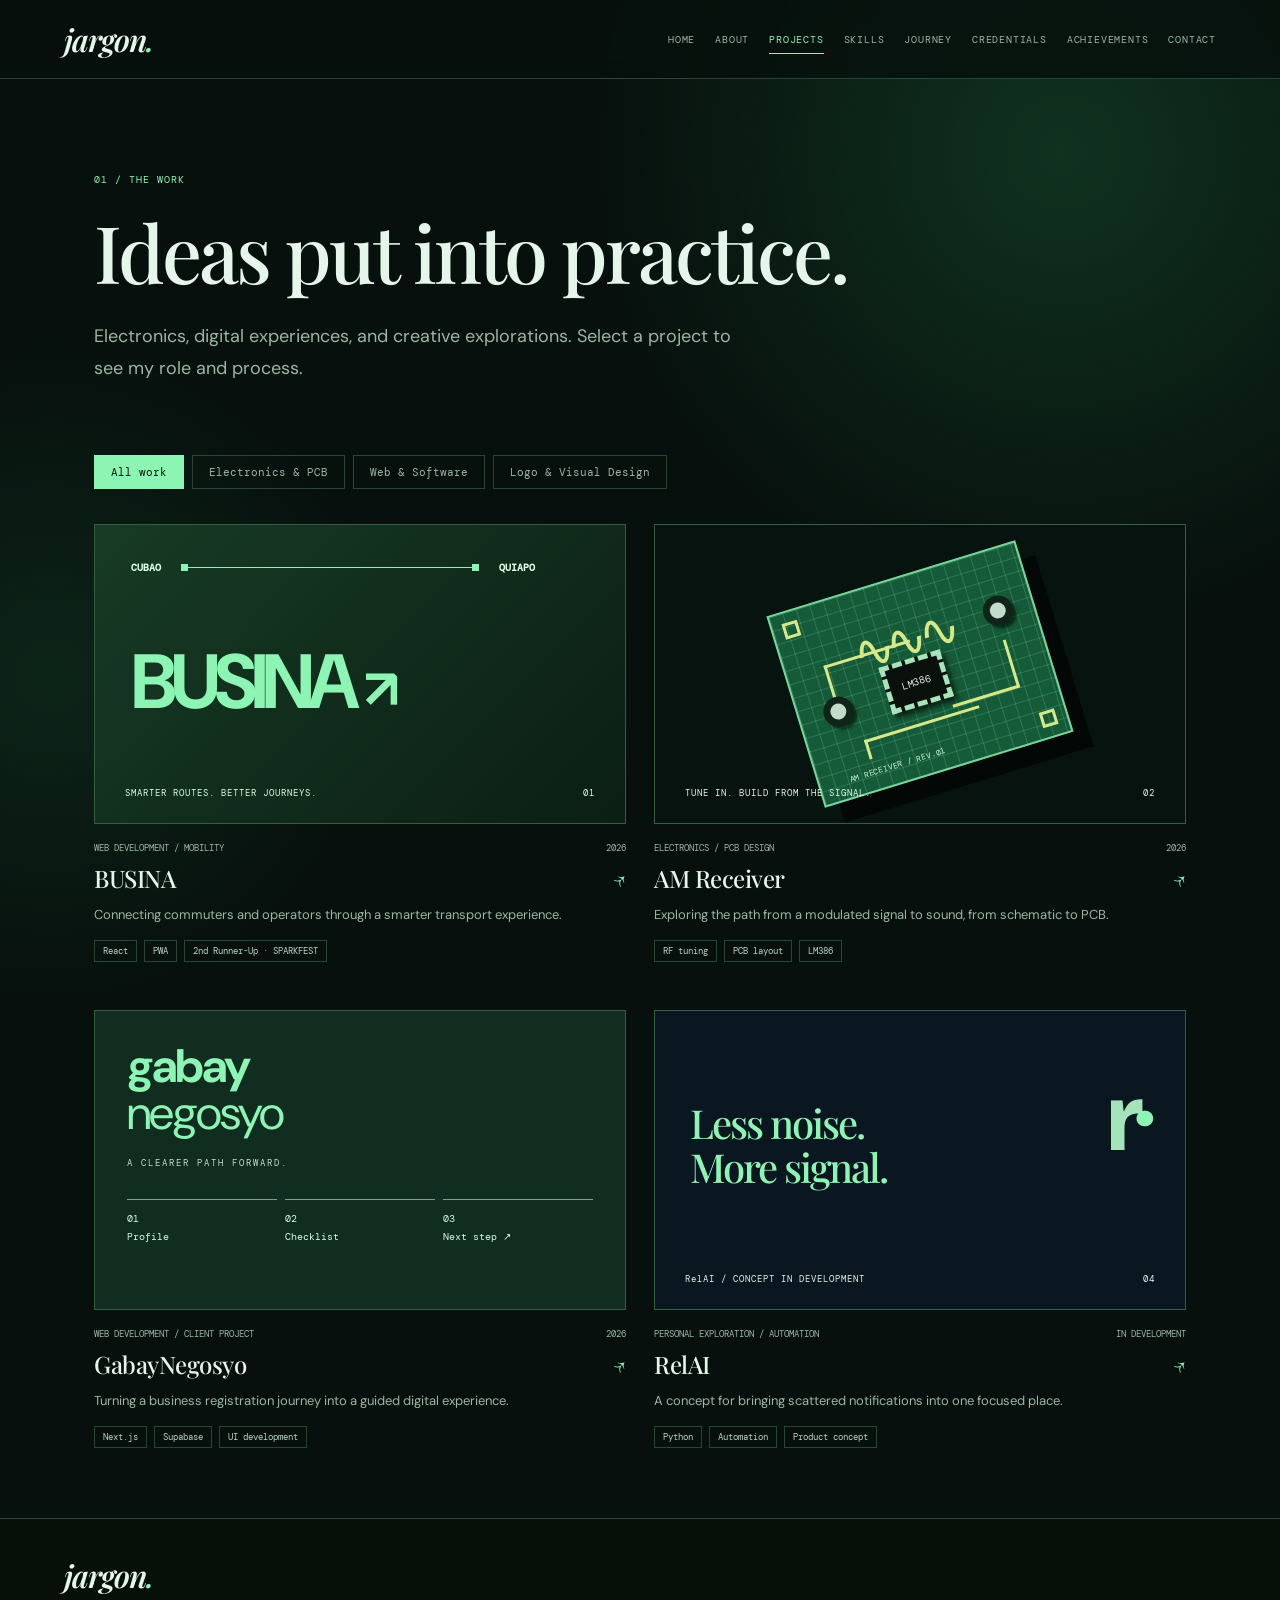
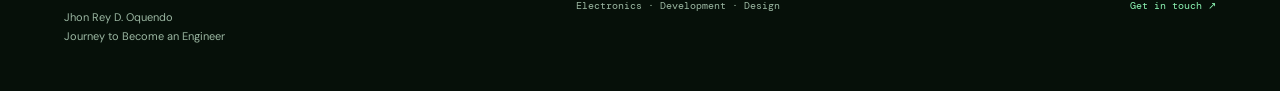
<file: projects.html>
<!doctype html><html lang="en"><head><meta charset="utf-8"><meta name="viewport" content="width=device-width,initial-scale=1"><title>Projects · Jargon: Jhon Rey D. Oquendo</title><meta name="description" content="Jhon Rey D. Oquendo — Journey to Become an Engineer. Electronics, web development, and visual design."><link rel="icon" href="favicon.svg" type="image/svg+xml"><meta name="theme-color" content="#f8f8f3"><link rel="stylesheet" href="style.css"></head><body data-project=""><a class="skip" href="#main">Skip to content</a><header><a class="brand" href="index.html">jargon<span>.</span></a><button class="menu" aria-expanded="false" aria-controls="navigation">Menu +</button><nav id="navigation" aria-label="Main navigation"><a href="index.html" >Home</a><a href="about.html" >About</a><a href="projects.html" aria-current="page">Projects</a><a href="skills.html" >Skills</a><a href="journey.html" >Journey</a><a href="credentials.html" >Credentials</a><a href="achievements.html" >Achievements</a><a href="contact.html" >Contact</a></nav></header><main id="main"><div class="page-heading"><p class="eyebrow">01 / THE WORK</p><h1>Ideas put into practice.</h1><p class="lead">Electronics, digital experiences, and creative explorations. Select a project to see my role and process.</p></div><div class="filters" aria-label="Project categories"><button data-filter="all" aria-pressed="true" class="active">All work</button><button data-filter="hardware" aria-pressed="false" class="">Electronics & PCB</button><button data-filter="software" aria-pressed="false" class="">Web & Software</button><button data-filter="design" aria-pressed="false" class="">Logo & Visual Design</button></div><div class="projects"><article class="project" data-category="software"><a class="project-visual busina" href="busina.html" aria-label="Read about BUSINA"><div class="route"><b>CUBAO</b><span></span><b>QUIAPO</b></div><div class="busina-word">BUSINA<span>↗</span></div><div class="visual-footer">SMARTER ROUTES. BETTER JOURNEYS.<span>01</span></div></a><div class="project-meta"><span>WEB DEVELOPMENT / MOBILITY</span><span>2026</span></div><h3><a href="busina.html">BUSINA <span>↗</span></a></h3><p>Connecting commuters and operators through a smarter transport experience.</p><div class="tags"><span>React</span><span>PWA</span><span>2nd Runner-Up · SPARKFEST</span></div></article><article class="project" data-category="hardware"><a class="project-visual receiver" href="receiver.html" aria-label="Read about AM receiver"><div class="pcb"><span class="trace t1"></span><span class="trace t2"></span><span class="trace t3"></span><div class="chip">LM386</div><div class="coil">∿∿∿</div><b class="cap c1"></b><b class="cap c2"></b><span class="pcb-label">AM RECEIVER / REV.01</span></div><div class="visual-footer">TUNE IN. BUILD FROM THE SIGNAL.<span>02</span></div></a><div class="project-meta"><span>ELECTRONICS / PCB DESIGN</span><span>2026</span></div><h3><a href="receiver.html">AM Receiver <span>↗</span></a></h3><p>Exploring the path from a modulated signal to sound, from schematic to PCB.</p><div class="tags"><span>RF tuning</span><span>PCB layout</span><span>LM386</span></div></article><article class="project" data-category="software"><a class="project-visual gabay" href="gabay.html" aria-label="Read about GabayNegosyo"><div class="gabay-logo">gabay<span>negosyo</span><small>A CLEARER PATH FORWARD.</small></div><div class="steps"><span>01<br>Profile</span><span>02<br>Checklist</span><span>03<br>Next step ↗</span></div></a><div class="project-meta"><span>WEB DEVELOPMENT / CLIENT PROJECT</span><span>2026</span></div><h3><a href="gabay.html">GabayNegosyo <span>↗</span></a></h3><p>Turning a business registration journey into a guided digital experience.</p><div class="tags"><span>Next.js</span><span>Supabase</span><span>UI development</span></div></article><article class="project" data-category="software"><a class="project-visual relai" href="relai.html" aria-label="Read about RelAI"><div class="relai-icon">r<span>·</span></div><strong>Less noise.<br>More signal.</strong><div class="visual-footer">RelAI / CONCEPT IN DEVELOPMENT<span>04</span></div></a><div class="project-meta"><span>PERSONAL EXPLORATION / AUTOMATION</span><span>IN DEVELOPMENT</span></div><h3><a href="relai.html">RelAI <span>↗</span></a></h3><p>A concept for bringing scattered notifications into one focused place.</p><div class="tags"><span>Python</span><span>Automation</span><span>Product concept</span></div></article></div><div class="empty" id="design-empty" hidden><span>VISUAL DESIGN</span><h2>A space for visual ideas.</h2><p>Logo studies and identity projects will be added here as the collection is prepared.</p></div></main><footer><div><a class="brand" href="index.html">jargon<span>.</span></a><p>Jhon Rey D. Oquendo<br>Journey to Become an Engineer</p></div><span>Electronics · Development · Design</span><a href="contact.html">Get in touch ↗</a></footer><script src="app.js"></script></body></html>
</file>
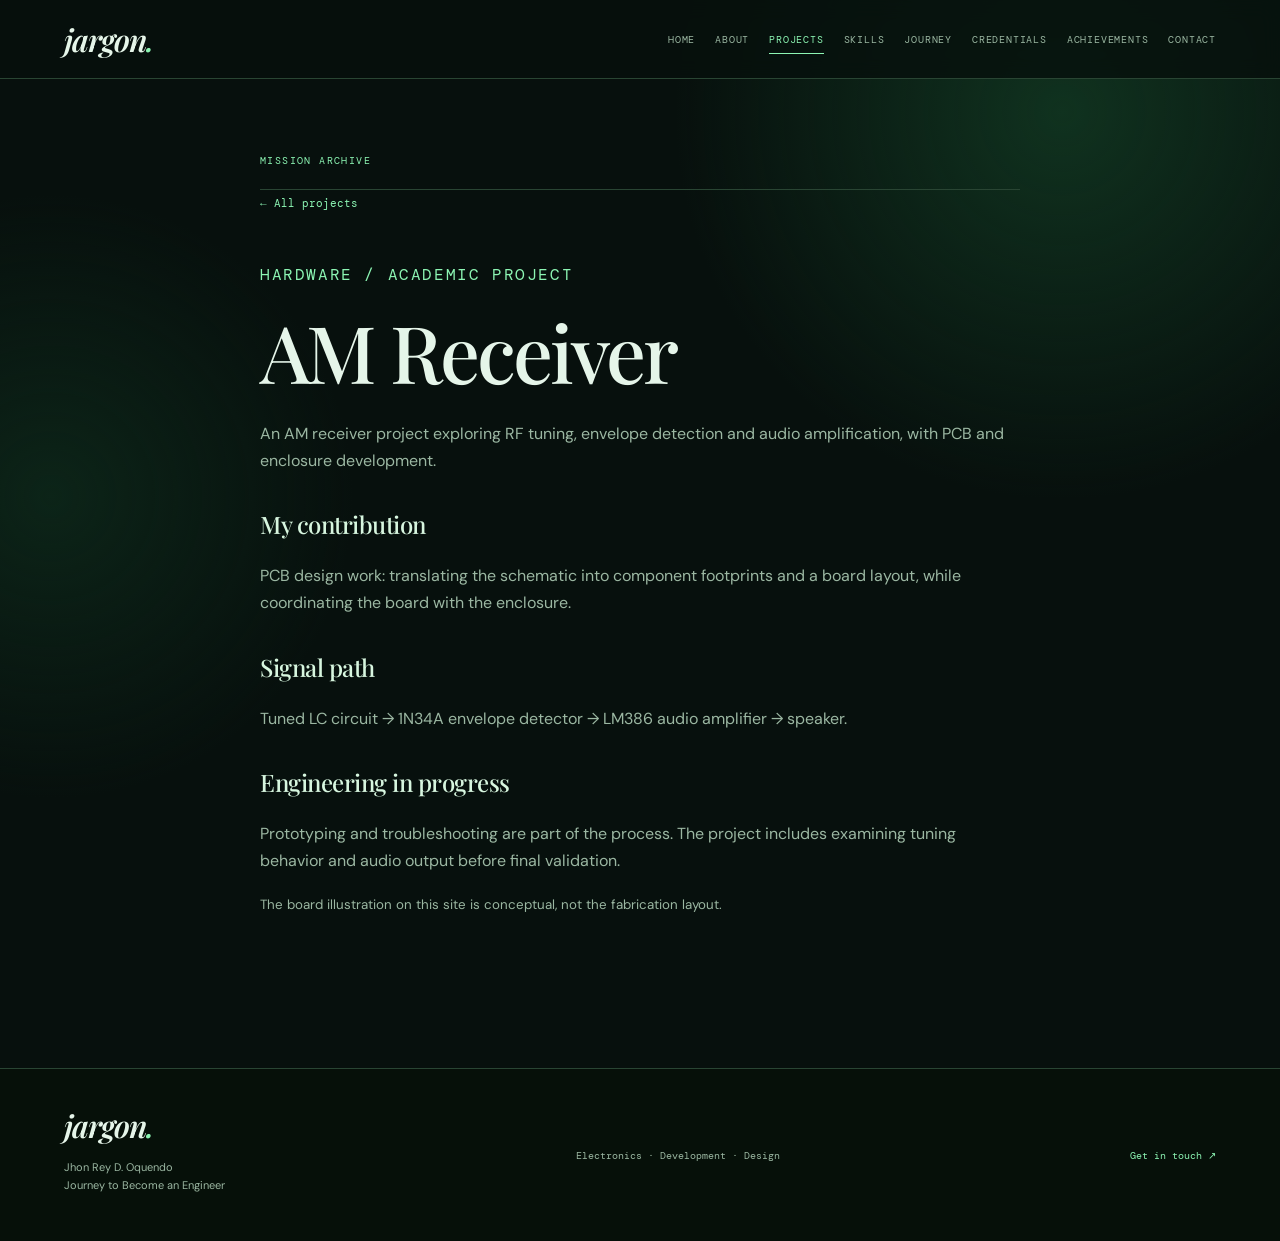
<file: receiver.html>
<!doctype html><html lang="en"><head><meta charset="utf-8"><meta name="viewport" content="width=device-width,initial-scale=1"><title>Projects · Jargon: Jhon Rey D. Oquendo</title><meta name="description" content="Jhon Rey D. Oquendo — Journey to Become an Engineer. Electronics, web development, and visual design."><link rel="icon" href="favicon.svg" type="image/svg+xml"><meta name="theme-color" content="#f8f8f3"><link rel="stylesheet" href="style.css"></head><body data-project="receiver"><a class="skip" href="#main">Skip to content</a><header><a class="brand" href="index.html">jargon<span>.</span></a><button class="menu" aria-expanded="false" aria-controls="navigation">Menu +</button><nav id="navigation" aria-label="Main navigation"><a href="index.html" >Home</a><a href="about.html" >About</a><a href="projects.html" aria-current="page">Projects</a><a href="skills.html" >Skills</a><a href="journey.html" >Journey</a><a href="credentials.html" >Credentials</a><a href="achievements.html" >Achievements</a><a href="contact.html" >Contact</a></nav></header><main id="main"><div class="case"><a class="inline" href="projects.html">← All projects</a><p class="eyebrow" id="case-category"></p><h1 id="case-title"></h1><div id="case-body"></div></div></main><footer><div><a class="brand" href="index.html">jargon<span>.</span></a><p>Jhon Rey D. Oquendo<br>Journey to Become an Engineer</p></div><span>Electronics · Development · Design</span><a href="contact.html">Get in touch ↗</a></footer><script src="app.js"></script><script src="cases.js"></script></body></html>
</file>
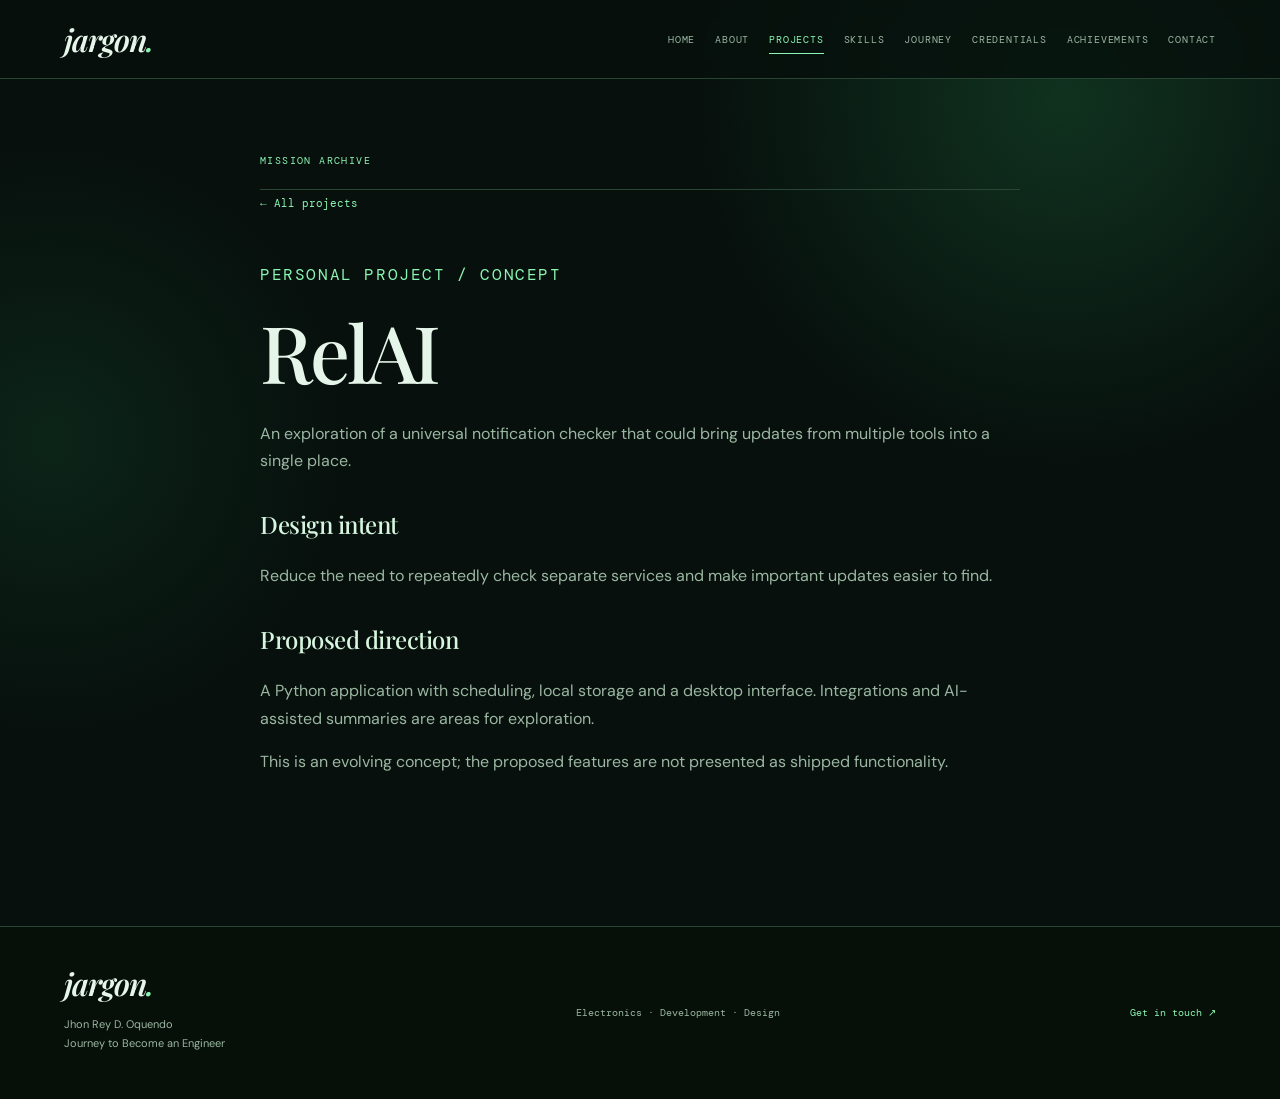
<file: relai.html>
<!doctype html><html lang="en"><head><meta charset="utf-8"><meta name="viewport" content="width=device-width,initial-scale=1"><title>Projects · Jargon: Jhon Rey D. Oquendo</title><meta name="description" content="Jhon Rey D. Oquendo — Journey to Become an Engineer. Electronics, web development, and visual design."><link rel="icon" href="favicon.svg" type="image/svg+xml"><meta name="theme-color" content="#f8f8f3"><link rel="stylesheet" href="style.css"></head><body data-project="relai"><a class="skip" href="#main">Skip to content</a><header><a class="brand" href="index.html">jargon<span>.</span></a><button class="menu" aria-expanded="false" aria-controls="navigation">Menu +</button><nav id="navigation" aria-label="Main navigation"><a href="index.html" >Home</a><a href="about.html" >About</a><a href="projects.html" aria-current="page">Projects</a><a href="skills.html" >Skills</a><a href="journey.html" >Journey</a><a href="credentials.html" >Credentials</a><a href="achievements.html" >Achievements</a><a href="contact.html" >Contact</a></nav></header><main id="main"><div class="case"><a class="inline" href="projects.html">← All projects</a><p class="eyebrow" id="case-category"></p><h1 id="case-title"></h1><div id="case-body"></div></div></main><footer><div><a class="brand" href="index.html">jargon<span>.</span></a><p>Jhon Rey D. Oquendo<br>Journey to Become an Engineer</p></div><span>Electronics · Development · Design</span><a href="contact.html">Get in touch ↗</a></footer><script src="app.js"></script><script src="cases.js"></script></body></html>
</file>
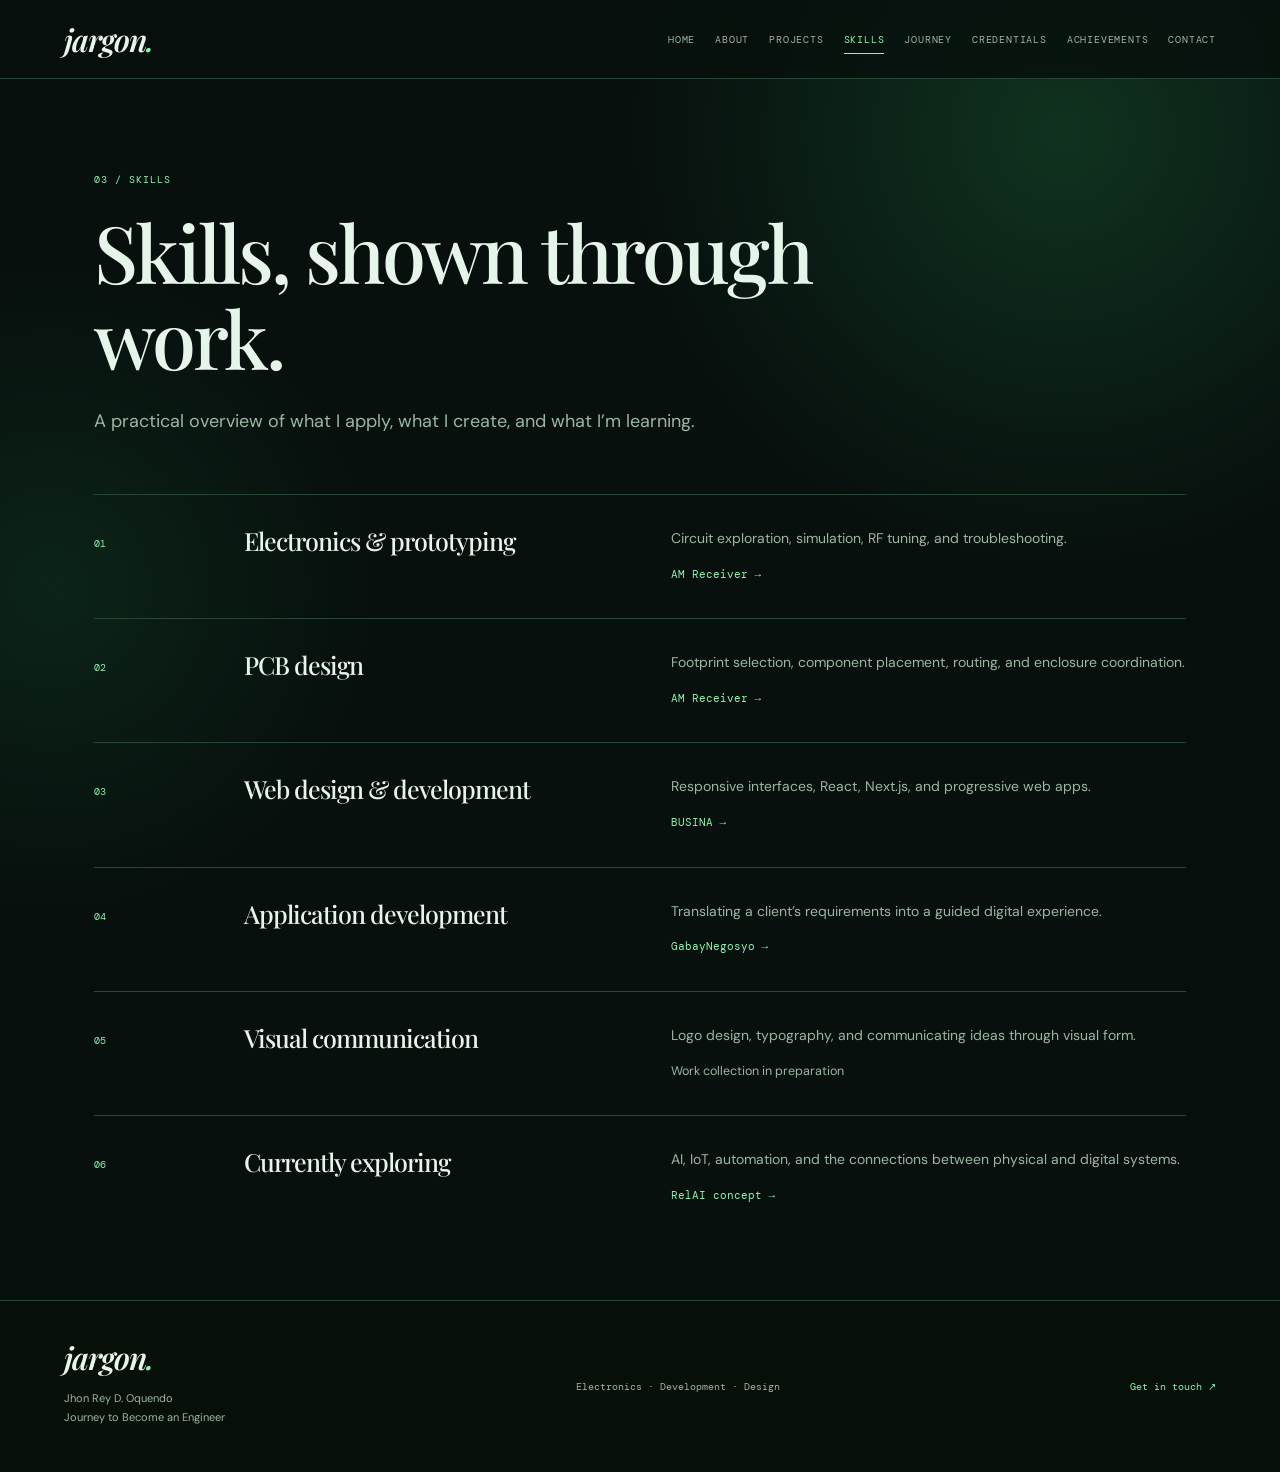
<file: skills.html>
<!doctype html><html lang="en"><head><meta charset="utf-8"><meta name="viewport" content="width=device-width,initial-scale=1"><title>Skills · Jargon: Jhon Rey D. Oquendo</title><meta name="description" content="Jhon Rey D. Oquendo — Journey to Become an Engineer. Electronics, web development, and visual design."><link rel="icon" href="favicon.svg" type="image/svg+xml"><meta name="theme-color" content="#f8f8f3"><link rel="stylesheet" href="style.css"></head><body data-project=""><a class="skip" href="#main">Skip to content</a><header><a class="brand" href="index.html">jargon<span>.</span></a><button class="menu" aria-expanded="false" aria-controls="navigation">Menu +</button><nav id="navigation" aria-label="Main navigation"><a href="index.html" >Home</a><a href="about.html" >About</a><a href="projects.html" >Projects</a><a href="skills.html" aria-current="page">Skills</a><a href="journey.html" >Journey</a><a href="credentials.html" >Credentials</a><a href="achievements.html" >Achievements</a><a href="contact.html" >Contact</a></nav></header><main id="main"><div class="page-heading"><p class="eyebrow">03 / SKILLS</p><h1>Skills, shown through work.</h1><p class="lead">A practical overview of what I apply, what I create, and what I’m learning.</p></div><div class="row"><span>01</span><h2>Electronics & prototyping</h2><div><p>Circuit exploration, simulation, RF tuning, and troubleshooting.</p><a class="inline" href="receiver.html">AM Receiver →</a></div></div><div class="row"><span>02</span><h2>PCB design</h2><div><p>Footprint selection, component placement, routing, and enclosure coordination.</p><a class="inline" href="receiver.html">AM Receiver →</a></div></div><div class="row"><span>03</span><h2>Web design & development</h2><div><p>Responsive interfaces, React, Next.js, and progressive web apps.</p><a class="inline" href="busina.html">BUSINA →</a></div></div><div class="row"><span>04</span><h2>Application development</h2><div><p>Translating a client’s requirements into a guided digital experience.</p><a class="inline" href="gabay.html">GabayNegosyo →</a></div></div><div class="row"><span>05</span><h2>Visual communication</h2><div><p>Logo design, typography, and communicating ideas through visual form.</p><small>Work collection in preparation</small></div></div><div class="row"><span>06</span><h2>Currently exploring</h2><div><p>AI, IoT, automation, and the connections between physical and digital systems.</p><a class="inline" href="relai.html">RelAI concept →</a></div></div></main><footer><div><a class="brand" href="index.html">jargon<span>.</span></a><p>Jhon Rey D. Oquendo<br>Journey to Become an Engineer</p></div><span>Electronics · Development · Design</span><a href="contact.html">Get in touch ↗</a></footer><script src="app.js"></script></body></html>
</file>
<file: style.css>
@import url('https://fonts.googleapis.com/css2?family=DM+Mono:wght@400;500&family=DM+Sans:wght@400;500;600;700&family=Playfair+Display:ital,wght@0,500;0,600;1,500&display=swap');
:root{--bg:#07100d;--panel:#102218;--ink:#e5f5e9;--muted:#9bb7a2;--line:#294533;--green:#8cf5b3;--green-deep:#3b9e64;--glow:rgba(115,245,167,.22)}*{box-sizing:border-box}html{background:var(--bg)}body{margin:0;background:radial-gradient(circle at 83% 9%,#10321f 0,transparent 25%),radial-gradient(circle at 4% 40%,#0c2418 0,transparent 21%),var(--bg);color:var(--ink);font:15px/1.7 'DM Sans',Arial,sans-serif;min-height:100vh}body:before{content:'';position:fixed;inset:0;pointer-events:none;opacity:.3;background-image:radial-gradient(#d6ffdf 1px,transparent 1px),radial-gradient(#8cf5b3 1px,transparent 1px);background-size:59px 59px,111px 111px;background-position:17px 11px,46px 70px;z-index:-1}a{color:inherit;text-decoration:none}button{font:inherit;cursor:pointer;color:inherit}a:focus-visible,button:focus-visible{outline:2px solid var(--green);outline-offset:5px}.skip{position:absolute;top:-60px;left:15px;background:var(--green);color:#061108;padding:10px;z-index:20}.skip:focus{top:10px}header{padding:18px 5%;border-bottom:1px solid var(--line);display:flex;align-items:center;justify-content:space-between;gap:30px;background:rgba(7,16,13,.82);backdrop-filter:blur(10px)}.brand{font:italic 600 31px 'Playfair Display',Georgia,serif;letter-spacing:-1px;color:var(--ink)}.brand span{color:var(--green)}nav{display:flex;gap:20px;font:10px 'DM Mono',monospace;text-transform:uppercase;letter-spacing:.08em}nav a{padding:7px 0;color:var(--muted)}nav a[aria-current],nav a:hover{color:var(--green);box-shadow:0 1px var(--green)}.menu{display:none;border:1px solid var(--line);padding:8px 12px;background:transparent;font:10px 'DM Mono',monospace;letter-spacing:.06em}main{max-width:1220px;margin:auto;padding:0 5%}h1,h2,h3{font-family:'Playfair Display',Georgia,serif;font-weight:500;line-height:1.08}h1{font-size:clamp(47px,6.2vw,82px);letter-spacing:-3px;margin:20px 0 25px}h2{font-size:36px;letter-spacing:-1px}h3{font-size:24px;letter-spacing:-.5px}p{color:var(--muted)}.eyebrow,.micro{font:10px/1.8 'DM Mono',monospace;letter-spacing:.1em;color:var(--green);text-transform:uppercase}.lead{font-size:18px;line-height:1.8;max-width:650px}.hero{display:grid;grid-template-columns:1.45fr .85fr;gap:8%;padding:100px 0 80px;align-items:center;min-height:650px}.hero h1 em{font-weight:500;color:var(--green)}.actions{display:flex;align-items:center;gap:25px;margin:32px 0 45px;font:11px 'DM Mono',monospace}.button{display:inline-block;padding:13px 19px;background:var(--green);color:#07130c;font-weight:500}.identity-art{background:linear-gradient(135deg,rgba(21,66,41,.85),rgba(4,15,10,.95));min-height:390px;position:relative;display:grid;place-items:center;overflow:hidden;border:1px solid #407652;border-radius:50%;aspect-ratio:1}.identity-art:before,.identity-art:after{content:'';position:absolute;border:1px solid rgba(140,245,179,.32);border-radius:50%;inset:18% -18%;transform:rotate(-26deg)}.identity-art:after{inset:-18% 24%;transform:rotate(28deg)}.identity-art strong{font:500 170px 'Playfair Display',serif;letter-spacing:-24px;color:var(--green);text-shadow:0 0 38px var(--glow);z-index:1}.identity-art strong span{color:#65a97d}.corner{position:absolute;top:25px;left:28px;font:9px 'DM Mono',monospace;letter-spacing:.08em;color:var(--green)}.art-bottom{position:absolute;bottom:25px;left:28px;font:9px/1.8 'DM Mono',monospace;color:#c9e7d1}.art-bottom small{color:var(--muted);font-size:8px}section{padding:65px 0;border-bottom:1px solid var(--line)}.section-head{display:flex;justify-content:space-between;align-items:end;margin-bottom:28px;gap:20px}.section-head h2{margin:12px 0}.section-head>a,.inline{font:11px 'DM Mono',monospace;color:var(--green)}.projects{display:grid;grid-template-columns:1fr 1fr;gap:48px 28px;margin:25px 0 70px}.project-visual{height:300px;position:relative;display:block;overflow:hidden;border:1px solid #355d41;transition:transform .2s,border-color .2s}.project-visual:hover{transform:translateY(-4px);border-color:var(--green)}.project-meta{display:flex;justify-content:space-between;font:9px 'DM Mono',monospace;color:var(--muted);margin-top:18px;gap:10px}.project h3{margin:12px 0}.project h3 span{float:right;color:var(--green)}.project p{font-size:13px;margin:10px 0 14px}.tags{display:flex;gap:7px;flex-wrap:wrap}.tags span{border:1px solid var(--line);padding:4px 8px;font:9px 'DM Mono',monospace;color:#b9d7c1}.split{display:grid;grid-template-columns:1fr 1fr;gap:12%;align-items:start}.three{display:grid;grid-template-columns:repeat(3,1fr);gap:25px}.tile{border-top:1px solid var(--line);padding:25px 0;transition:border-color .2s}.tile:hover{border-color:var(--green)}.tile>span{font:9px 'DM Mono',monospace;color:var(--green)}.tile p{font-size:13px}.page-heading{padding:82px 0 38px}.page-heading h1{max-width:900px}.filters{display:flex;gap:8px;flex-wrap:wrap;margin:15px 0 35px}.filters button{background:transparent;border:1px solid var(--line);padding:9px 16px;font:11px 'DM Mono',monospace;color:var(--muted)}.filters button.active{background:var(--green);color:#07130c;border-color:var(--green)}.row{display:grid;grid-template-columns:120px 1fr 1.3fr;gap:30px;border-top:1px solid var(--line);padding:32px 0;align-items:start}.row:hover{background:linear-gradient(90deg,rgba(115,245,167,.06),transparent)}.row>span{font:10px 'DM Mono',monospace;color:var(--green);padding-top:10px}.row h2{font-size:25px;margin:0}.row p{margin:0 0 10px;font-size:14px}.row small{color:var(--muted)}.empty{background:rgba(16,34,24,.7);padding:65px 8%;margin:25px 0 80px;text-align:center;border:1px solid var(--line)}.empty>span{font:10px 'DM Mono',monospace;letter-spacing:.16em;color:var(--green)}.empty p{max-width:540px;margin:20px auto}.empty small{color:var(--muted)}[hidden]{display:none!important}footer{border-top:1px solid var(--line);margin-top:60px;padding:35px 5%;display:flex;align-items:center;justify-content:space-between;gap:25px;background:#061009}footer p{font-size:11px}footer>span,footer>a{font:10px 'DM Mono',monospace;color:var(--muted)}footer>a{color:var(--green)}.case{max-width:760px;padding:75px 0;margin:auto}.case:before{content:'MISSION ARCHIVE';display:block;color:var(--green);font:10px 'DM Mono',monospace;letter-spacing:.14em;padding-bottom:22px;border-bottom:1px solid var(--line)}.case .eyebrow{margin-top:45px}.case h3{font-size:24px;margin-top:38px;color:#d7f6df}.case p{font-size:16px}.panel{padding:0;border:0}.thumb{display:block;max-width:220px;margin-top:12px;border:1px solid var(--line)}.row .tags{margin-top:8px}.row a.inline{display:inline-block;margin-right:16px}.row h2 a{color:var(--green)}
.busina{background:linear-gradient(135deg,#173b25,#0b1e13);color:#d8ffe4;padding:36px}.route{display:flex;align-items:center;gap:20px;font:10px 'DM Mono',monospace}.route span{width:65%;height:1px;background:#8cf5b3;position:relative}.route span:before,.route span:after{content:'';width:7px;height:7px;background:#8cf5b3;position:absolute;top:-3px}.route span:after{right:0}.busina-word{font-size:clamp(45px,6vw,90px);font-weight:700;letter-spacing:-6px;margin-top:43px;color:var(--green)}.busina-word span{font-size:55px;margin-left:10px}.visual-footer{position:absolute;bottom:24px;left:30px;right:30px;display:flex;justify-content:space-between;font:9px 'DM Mono',monospace;letter-spacing:1px}.receiver{background:#07130e;display:grid;place-items:center}.pcb{width:260px;height:200px;background:#155b39;border:2px solid #79d69a;transform:rotate(-17deg);box-shadow:15px 20px 0 #0009;position:relative;background-image:linear-gradient(90deg,#82eaa433 1px,transparent 1px),linear-gradient(#82eaa433 1px,transparent 1px);background-size:14px 14px}.pcb:before,.pcb:after{content:'';position:absolute;width:10px;height:10px;border:3px solid #d7e888;top:10px;left:10px}.pcb:after{left:auto;right:10px;top:auto;bottom:10px}.chip{position:absolute;top:80px;left:90px;background:#0a100c;border:5px dashed #a7e4ba;padding:13px 12px;font:10px 'DM Mono',monospace;box-shadow:3px 5px 5px #0009}.coil{position:absolute;top:20px;left:70px;font-size:50px;color:#d7e888;letter-spacing:-8px}.cap{position:absolute;background:#c3dbca;border:7px solid #10241a;width:30px;height:30px;border-radius:50%;left:24px;top:95px;box-shadow:3px 4px 3px #0008}.c2{left:auto;right:20px;top:45px}.trace{position:absolute;width:90px;height:50px;border-top:3px solid #d7e888;border-left:3px solid #d7e888;top:62px;left:38px}.t2{left:150px;top:90px;width:70px;transform:rotate(180deg)}.t3{top:145px;left:55px;width:120px;height:20px}.pcb-label{position:absolute;bottom:13px;left:30px;font:8px 'DM Mono',monospace;color:#d1f6dc}.gabay{background:#102d20;color:#d5ffe1;padding:32px}.gabay-logo{font-size:47px;font-weight:700;letter-spacing:-2px;line-height:1;color:var(--green)}.gabay-logo span{display:block;font-weight:400}.gabay-logo small{display:block;font:9px 'DM Mono',monospace;letter-spacing:2px;margin-top:20px;color:#c2dfcb}.steps{display:flex;gap:8px;margin-top:30px}.steps span{border-top:1px solid #72a984;padding-top:10px;width:33%;font:10px/1.8 'DM Mono',monospace}.relai{background:#0a1620;padding:35px}.relai-icon{position:absolute;right:38px;top:20px;font-size:100px;font-weight:700;color:#a5e4bb;letter-spacing:-10px}.relai-icon span{color:var(--green)}.relai strong{display:block;font:500 40px/1.1 'Playfair Display',serif;margin-top:55px;letter-spacing:-2px;color:var(--green)}
@media(max-width:1000px){nav{gap:13px;font-size:9px}.hero{gap:4%}.hero h1{font-size:60px}.identity-art{min-height:330px}}@media(max-width:760px){header{flex-wrap:wrap;padding:16px 6%}.menu{display:block}nav{display:none;width:100%;flex-wrap:wrap;gap:15px 24px;padding:10px 0}nav.open{display:flex}.hero{grid-template-columns:1fr;padding:55px 0;min-height:0}.hero h1{font-size:51px;letter-spacing:-2.5px}.hero .identity-art{min-height:250px;max-width:330px;margin:auto}.identity-art strong{font-size:135px}.lead{font-size:16px}.projects,.split,.three{grid-template-columns:1fr}.split{gap:30px}.project-visual{height:280px}.row{grid-template-columns:1fr;gap:12px}.row h2{font-size:26px}h1{letter-spacing:-2px}.page-heading{padding-top:55px}.section-head{align-items:start}.section-head h2{font-size:29px}.section-head>a{min-width:90px}.page-heading h1{font-size:46px}footer{flex-wrap:wrap}footer>span{display:none}.busina-word{font-size:65px}section{padding:45px 0}}@media(prefers-reduced-motion:reduce){*{scroll-behavior:auto!important;transition:none!important}}
</file>
